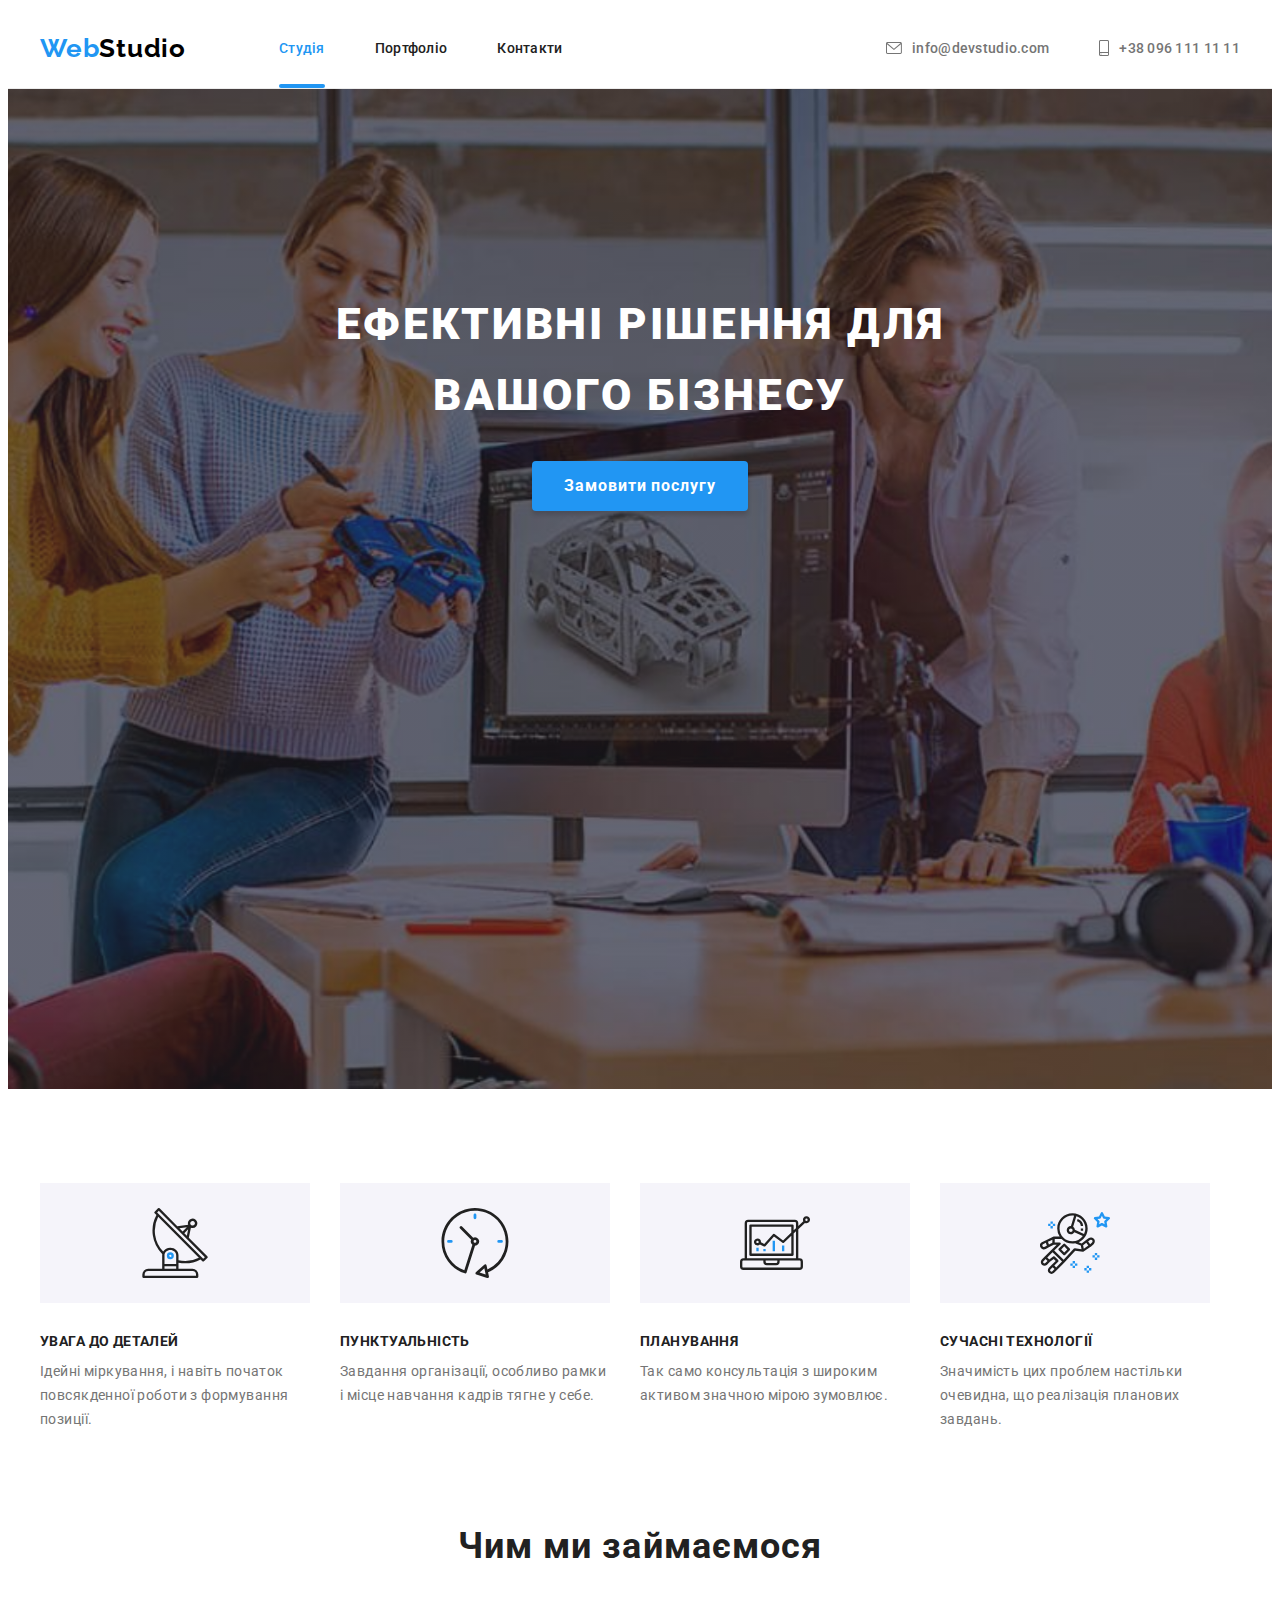
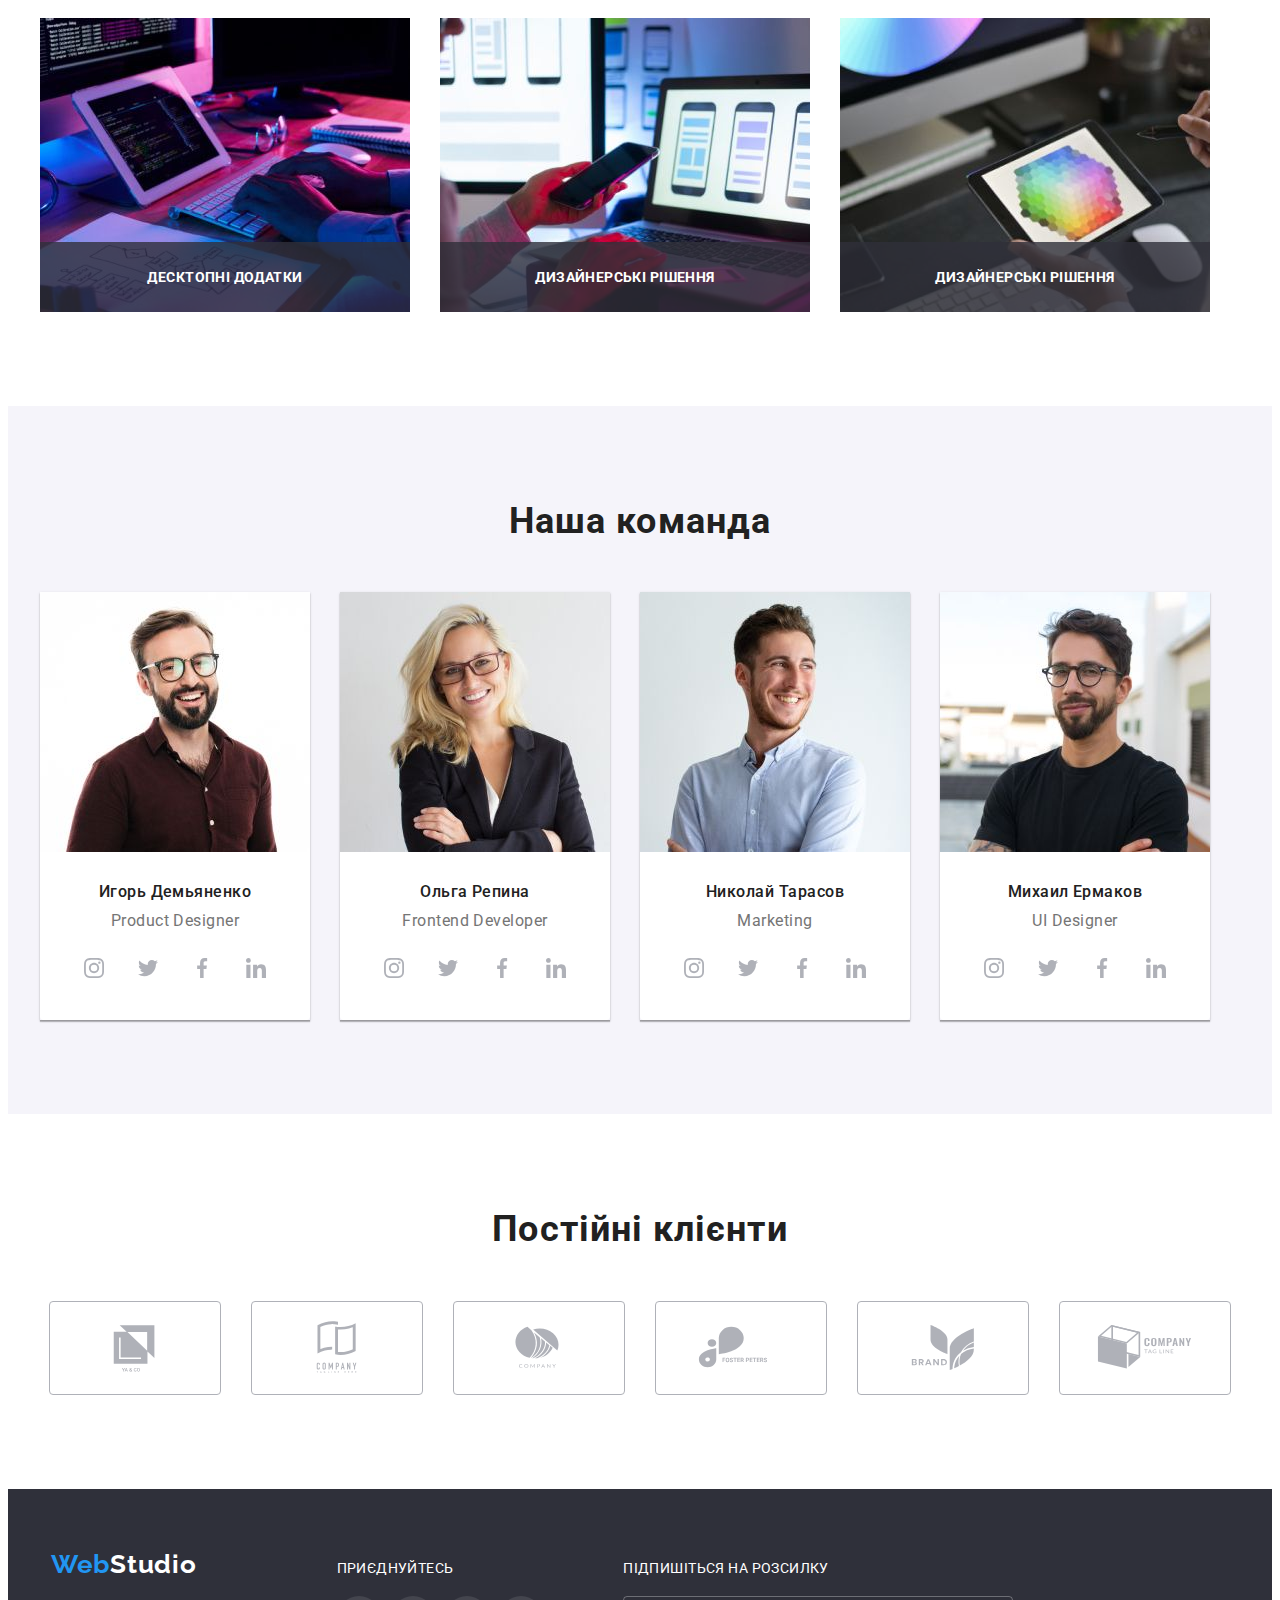
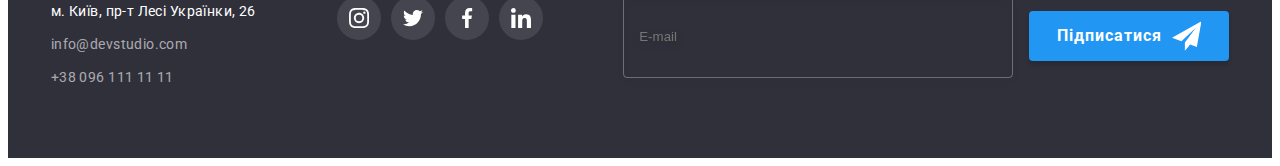
<file: index.html>
<!DOCTYPE html>
<html lang="uk">
  <head>
    <meta charset="UTF-8" />
    <meta http-equiv="X-UA-Compatible" content="IE=edge" />
    <meta name="viewport" content="width=device-width, initial-scale=1.0" />
    <title>Студія</title>
    <link rel="preconnect" href="https://fonts.googleapis.com" />
    <link rel="preconnect" href="https://fonts.gstatic.com" crossorigin />
    <link
      href="https://fonts.googleapis.com/css2?family=Raleway:wght@700&family=Roboto:wght@400;500;700;900&display=swap"
      rel="stylesheet"
    />
    <link
      rel="stylesheet"
      href="https://cdnjs.cloudflare.com/ajax/libs/modern-normalize/1.1.0/modern-normalize.min.css"
      integrity="sha512-wpPYUAdjBVSE4KJnH1VR1HeZfpl1ub8YT/NKx4PuQ5NmX2tKuGu6U/JRp5y+Y8XG2tV+wKQpNHVUX03MfMFn9Q=="
      crossorigin="anonymous"
      referrerpolicy="no-referrer"
    />
    <link rel="stylesheet" href="./css/main.min.css" />
  </head>
  <body>
    <!-- Header section-->
    <header class="header">
      <div class="container header__container">
        <a class="logo header__logo" href=""><span class="logo--accent-clr">Web</span>Studio</a>
        <button class="menu__btn" type="button" data-menu-open>
          <svg width="40" height="40">
            <use href="./images/icons.svg#menu_40px"></use>
          </svg>
        </button>
        <nav class="nav">
          <ul class="nav__list">
            <li class="nav__item">
              <a class="nav__link nav__link--current" href="">Студія</a>
            </li>
            <li class="nav__item">
              <a class="nav__link" href="./portfolio.html">Портфоліо</a>
            </li>
            <li class="nav__item">
              <a class="nav__link" href="">Контакти</a>
            </li>
          </ul>
        </nav>

        <ul class="header__contacts">
          <li class="header__item">
            <a class="header__email" href="mailto:info@devstudio.com"
              ><svg class="header__icons" width="16" height="12">
                <use href="./images/icons.svg#envelope"></use>
              </svg>
              info@devstudio.com
            </a>
          </li>

          <li class="header__item">
            <a class="header__phone" href="tel:+380961111111">
              <svg class="header__icons" width="10" height="16">
                <use href="./images/icons.svg#smartphone"></use>
              </svg>
              +38 096 111 11 11</a
            >
          </li>
        </ul>
      </div>
    </header>
    <!-- main section -->
    <main class="main">
      <!-- Hero section-->
      <section class="hero">
        <div class="container">
          <h1 class="hero__title">
            Ефективні рішення для <br />
            вашого бізнесу
          </h1>
          <button class="btn btn--blue hero__btn" type="button" data-modal-open>
            Замовити послугу
          </button>
        </div>
      </section>
      <!-- Feature section -->
      <section class="feature">
        <div class="container">
          <h2 class="section-title section-title--visually-hidden">Наші переваги</h2>
          <ul class="feature__list">
            <li class="feature__item">
              <div class="feature__thumb">
                <svg class="feature__icons" width="70" height="70">
                  <use href="./images/icons.svg#antenna"></use>
                </svg>
              </div>
              <h3 class="feature__subtitle subtitle">Увага до деталей</h3>
              <p class="feature__desc">
                Ідейні міркування, і навіть початок повсякденної роботи з формування позиції.
              </p>
            </li>

            <li class="feature__item">
              <div class="feature__thumb">
                <svg width="70" height="70">
                  <use class="feature__icons" href="./images/icons.svg#clock"></use>
                </svg>
              </div>
              <h3 class="feature__subtitle subtitle">Пунктуальність</h3>
              <p class="feature__desc">
                Завдання організації, особливо рамки і місце навчання кадрів тягне у себе.
              </p>
            </li>

            <li class="feature__item">
              <div class="feature__thumb">
                <svg class="feature__icons" width="70" height="70">
                  <use href="./images/icons.svg#diagram"></use>
                </svg>
              </div>
              <h3 class="feature__subtitle subtitle">Планування</h3>
              <p class="feature__desc">
                Так само консультація з широким активом значною мірою зумовлює.
              </p>
            </li>

            <li class="feature__item">
              <div class="feature__thumb">
                <svg class="feature__icons" width="70" height="70">
                  <use href="./images/icons.svg#astronaut"></use>
                </svg>
              </div>
              <h3 class="feature__subtitle subtitle">Сучасні технології</h3>
              <p class="feature__desc">
                Значимість цих проблем настільки очевидна, що реалізація планових завдань.
              </p>
            </li>
          </ul>
        </div>
      </section>
      <!-- services section -->
      <section class="services">
        <div class="container">
          <h2 class="section-title services__title">Чим ми займаємося</h2>

          <ul class="services__list">
            <li class="services__item">
              <img
                srcset="./images/services/img-1@1x.jpg 1x, ./images/services/img-1@2x.jpg 2x"
                class="services__foto"
                src="./images/services/img-1@1x.jpg"
                alt="розробник пише код"
                width="370"
                height="294"
              />
              <div class="services__overlay">
                <h3 class="subtitle subtitle--mode-ligth">Десктопні додатки</h3>
              </div>
            </li>

            <li class="services__item">
              <img
                srcset="./images/services/img-2@1x.jpg 1x, ./images/services/img-2@2x.jpg 2x"
                class="services__foto"
                src="./images/services/img-2@1x.jpg"
                alt="розробка мобільних додатків"
                width="370"
                height="294"
              />
              <div class="services__overlay">
                <h3 class="subtitle subtitle--mode-ligth">Дизайнерські рішення</h3>
              </div>
            </li>

            <li class="services__item">
              <img
                srcset="./images/services/img-3@1x.jpg 1x, ./images/services/img-3@2x.jpg 2x"
                class="services__foto"
                src="./images/services/img-3@1x.jpg"
                alt="веб-дизайнер підбирає колір"
                width="370"
                height="294"
              />
              <div class="services__overlay">
                <h3 class="subtitle subtitle--mode-ligth">Дизайнерські рішення</h3>
              </div>
            </li>
          </ul>
        </div>
      </section>
      <!--team section-->
      <section class="team">
        <div class="container">
          <h2 class="section-title team__title">Наша команда</h2>

          <ul class="team__list">
            <li class="team__item">
              <picture>
                <source
                  media="(min-width: 1200px)"
                  srcset="./images/team/img-1@1x_lg.jpg 1x, ./images/team/img-1@2x_lg.jpg 2x"
                  type="image/jpg"
                />
                <source
                  media="(min-width: 768px)"
                  srcset="./images/team/img-1@1x_md.jpg 1x, ./images/team/img-1@2x_md.jpg 2x"
                  type="image/jpg"
                />
                <source
                  media="(max-width: 767px)"
                  srcset="./images/team/img_1@1x_sm.jpg 1x, ./images/team/img_1@2x_sm.jpg 2x"
                  type="image/jpg"
                />
                <img
                  class="team__foto"
                  src="./images/team/proddesigner.jpg"
                  alt="Игорь Демьяненко"
                />
              </picture>
              <div class="team__wrapper">
                <h3 class="team__name">Игорь Демьяненко</h3>
                <p class="team__desc" lang="en">Product Designer</p>
                <ul class="socials team__socials">
                  <li class="socials__item">
                    <a
                      class="socials__link"
                      href=""
                      target="_blank"
                      rel="noopener noreferrer"
                      aria-label="instagram"
                    >
                      <svg class="socials__icon socials__icon--mode-light" width="20" height="20">
                        <use href="./images/icons.svg#instagram"></use>
                      </svg>
                    </a>
                  </li>
                  <li class="socials__item">
                    <a
                      class="socials__link"
                      href=""
                      target="_blank"
                      rel="noopener noreferrer"
                      aria-label="twitter"
                    >
                      <svg class="socials__icon socials__icon--mode-light" width="20" height="20">
                        <use href="./images/icons.svg#twitter"></use>
                      </svg>
                    </a>
                  </li>
                  <li class="socials__item">
                    <a
                      class="socials__link"
                      href=""
                      target="_blank"
                      rel="noopener noreferrer"
                      aria-label="facebook"
                    >
                      <svg class="socials__icon socials__icon--mode-light" width="20" height="20">
                        <use href="./images/icons.svg#facebook"></use>
                      </svg>
                    </a>
                  </li>
                  <li class="socials__item">
                    <a
                      class="socials__link"
                      href=""
                      target="_blank"
                      rel="noopener noreferrer"
                      aria-label="linkedin"
                    >
                      <svg class="socials__icon socials__icon--mode-light" width="20" height="20">
                        <use href="./images/icons.svg#linkedin"></use></svg
                    ></a>
                  </li>
                </ul>
              </div>
            </li>

            <li class="team__item">
              <picture>
                <source
                  media="(min-width: 1200px)"
                  srcset="./images/team/img-2@1x_lg.jpg 1x, ./images/team/img-2@2x_lg.jpg 2x"
                  type="image/jpg"
                />
                <source
                  media="(min-width: 768px)"
                  srcset="./images/team/img-2@1x_md.jpg 1x, ./images/team/img-2@2x_md.jpg 2x"
                  type="image/jpg"
                />
                <source
                  media="(max-width: 767px)"
                  srcset="./images/team/img-2@1x_sm.jpg 1x, ./images/team/img-2@2x_sm.jpg 2x"
                  type="image/jpg"
                />
                <img class="team__foto" src="./images/team/developer.jpg" alt="Ольга Репина" />
              </picture>

              <div class="team__wrapper">
                <h3 class="team__name">Ольга Репина</h3>
                <p class="team__desc" lang="en">Frontend Developer</p>
                <ul class="socials team__socials">
                  <li class="socials__item">
                    <a
                      class="socials__link"
                      href=""
                      target="_blank"
                      rel="noopener noreferrer"
                      aria-label="instagram"
                    >
                      <svg class="socials__icon socials__icon--mode-light" width="20" height="20">
                        <use href="./images/icons.svg#instagram"></use>
                      </svg>
                    </a>
                  </li>
                  <li class="socials__item">
                    <a
                      class="socials__link"
                      href=""
                      target="_blank"
                      rel="noopener noreferrer"
                      aria-label="twitter"
                    >
                      <svg class="socials__icon socials__icon--mode-light" width="20" height="20">
                        <use href="./images/icons.svg#twitter"></use>
                      </svg>
                    </a>
                  </li>
                  <li class="socials__item">
                    <a
                      class="socials__link"
                      href=""
                      target="_blank"
                      rel="noopener noreferrer"
                      aria-label="facebook"
                    >
                      <svg class="socials__icon socials__icon--mode-light" width="20" height="20">
                        <use href="./images/icons.svg#facebook"></use>
                      </svg>
                    </a>
                  </li>
                  <li class="socials__item">
                    <a
                      class="socials__link"
                      href=""
                      target="_blank"
                      rel="noopener noreferrer"
                      aria-label="linkedin"
                    >
                      <svg class="socials__icon socials__icon--mode-light" width="20" height="20">
                        <use href="./images/icons.svg#linkedin"></use></svg
                    ></a>
                  </li>
                </ul>
              </div>
            </li>

            <li class="team__item">
              <picture>
                <source
                  media="(min-width: 1200px)"
                  srcset="./images/team/img-3@1x_lg.jpg 1x, ./images/team/img-3@2x_lg.jpg 2x"
                  type="image/jpg"
                />
                <source
                  media="(min-width: 768px)"
                  srcset="./images/team/img-3@1x_md.jpg 1x, ./images/team/img-3@2x_md.jpg 2x"
                  type="image/jpg"
                />
                <source
                  media="(max-width: 767px)"
                  srcset="./images/team/img-3@1x_sm.jpg 1x, ./images/team/img-3@2x_sm.jpg 2x"
                  type="image/jpg"
                />
                <img class="team__foto" src="./images/team/marketing.jpg" alt="Николай Тарасов" />
              </picture>
              <div class="team__wrapper">
                <h3 class="team__name">Николай Тарасов</h3>
                <p class="team__desc" lang="en">Marketing</p>
                <ul class="socials team__socials">
                  <li class="socials__item">
                    <a
                      class="socials__link"
                      href=""
                      target="_blank"
                      rel="noopener noreferrer"
                      aria-label="instagram"
                    >
                      <svg class="socials__icon socials__icon--mode-light" width="20" height="20">
                        <use href="./images/icons.svg#instagram"></use>
                      </svg>
                    </a>
                  </li>
                  <li class="socials__item">
                    <a
                      class="socials__link"
                      href=""
                      target="_blank"
                      rel="noopener noreferrer"
                      aria-label="twitter"
                    >
                      <svg class="socials__icon socials__icon--mode-light" width="20" height="20">
                        <use href="./images/icons.svg#twitter"></use>
                      </svg>
                    </a>
                  </li>
                  <li class="socials__item">
                    <a
                      class="socials__link"
                      href=""
                      target="_blank"
                      rel="noopener noreferrer"
                      aria-label="facebook"
                    >
                      <svg class="socials__icon socials__icon--mode-light" width="20" height="20">
                        <use href="./images/icons.svg#facebook"></use>
                      </svg>
                    </a>
                  </li>
                  <li class="socials__item">
                    <a
                      class="socials__link"
                      href=""
                      target="_blank"
                      rel="noopener noreferrer"
                      aria-label="linkedin"
                    >
                      <svg class="socials__icon socials__icon--mode-light" width="20" height="20">
                        <use href="./images/icons.svg#linkedin"></use></svg
                    ></a>
                  </li>
                </ul>
              </div>
            </li>

            <li class="team__item">
              <picture>
                <source
                  media="(min-width: 1200px)"
                  srcset="./images/team/img-4@1x_lg.jpg 1x, ./images/team/img-4@2x_lg.jpg 2x"
                  type="image/jpg"
                />
                <source
                  media="(min-width: 768px)"
                  srcset="./images/team/img-4@1x_md.jpg 1x, ./images/team/img-4@2x_md.jpg 2x"
                  type="image/jpg"
                />
                <source
                  media="(max-width: 767px)"
                  srcset="./images/team/img-4@1x_sm.jpg 1x, ./images/team/img-4@2x_sm.jpg 2x"
                  type="image/jpg"
                />
                <img class="team__foto" src="./images/team/uidesigner.jpg" alt="Михаил Ермаков" />
              </picture>
              <div class="team__wrapper">
                <h3 class="team__name">Михаил Ермаков</h3>
                <p class="team__desc" lang="en">UI Designer</p>
                <ul class="socials team__socials">
                  <li class="socials__item">
                    <a
                      class="socials__link"
                      href=""
                      target="_blank"
                      rel="noopener noreferrer"
                      aria-label="instagram"
                    >
                      <svg class="socials__icon socials__icon--mode-light" width="20" height="20">
                        <use href="./images/icons.svg#instagram"></use>
                      </svg>
                    </a>
                  </li>
                  <li class="socials__item">
                    <a
                      class="socials__link"
                      href=""
                      target="_blank"
                      rel="noopener noreferrer"
                      aria-label="twitter"
                    >
                      <svg class="socials__icon socials__icon--mode-light" width="20" height="20">
                        <use href="./images/icons.svg#twitter"></use>
                      </svg>
                    </a>
                  </li>
                  <li class="socials__item">
                    <a
                      class="socials__link"
                      href=""
                      target="_blank"
                      rel="noopener noreferrer"
                      aria-label="facebook"
                    >
                      <svg class="socials__icon socials__icon--mode-light" width="20" height="20">
                        <use href="./images/icons.svg#facebook"></use>
                      </svg>
                    </a>
                  </li>
                  <li class="socials__item">
                    <a
                      class="socials__link"
                      href=""
                      target="_blank"
                      rel="noopener noreferrer"
                      aria-label="linkedin"
                    >
                      <svg class="socials__icon socials__icon--mode-light" width="20" height="20">
                        <use href="./images/icons.svg#linkedin"></use></svg
                    ></a>
                  </li>
                </ul>
              </div>
            </li>
          </ul>
        </div>
      </section>
      <!-- clients section -->
      <section class="clients">
        <div class="container">
          <h2 class="section-title clients__title">Постійні клієнти</h2>
          <ul class="clients__list">
            <li class="clients__item">
              <a
                class="clients__link"
                href=""
                target="_blank"
                rel="noopener noreferrer"
                aria-label="логотип компанії 1"
              >
                <svg class="clients__icons" width="106" height="60">
                  <use href="./images/icons.svg#logo-1"></use>
                </svg>
              </a>
            </li>
            <li class="clients__item">
              <a
                class="clients__link"
                href=""
                target="_blank"
                rel="noopener noreferrer"
                aria-label="логотип компанії 2"
              >
                <svg class="clients__icons" width="106" height="60">
                  <use href="./images/icons.svg#logo-2"></use>
                </svg>
              </a>
            </li>
            <li class="clients__item">
              <a
                class="clients__link"
                href=""
                target="_blank"
                rel="noopener noreferrer"
                aria-label="логотип компанії 3"
              >
                <svg class="clients__icons" width="106" height="60">
                  <use href="./images/icons.svg#logo-3"></use>
                </svg>
              </a>
            </li>
            <li class="clients__item">
              <a
                class="clients__link"
                href=""
                target="_blank"
                rel="noopener noreferrer"
                aria-label="логотип компанії 4"
              >
                <svg class="clients__icons" width="106" height="60">
                  <use href="./images/icons.svg#logo-4"></use>
                </svg>
              </a>
            </li>
            <li class="clients__item">
              <a
                class="clients__link"
                href=""
                target="_blank"
                rel="noopener noreferrer"
                aria-label="логотип компанії 5"
              >
                <svg class="clients__icons" width="106" height="60">
                  <use href="./images/icons.svg#logo-5"></use>
                </svg>
              </a>
            </li>
            <li class="clients__item">
              <a
                class="clients__link"
                href=""
                target="_blank"
                rel="noopener noreferrer"
                aria-label="логотип компанії 6"
              >
                <svg class="clients__icons" width="106" height="60">
                  <use href="./images/icons.svg#logo-6"></use>
                </svg>
              </a>
            </li>
          </ul>
        </div>
      </section>
    </main>
    <!-- footer section -->
    <footer class="footer">
      <div class="container footer__container">
        <div class="footer__group">
          <a class="logo footer__logo" href="./index.html">
            <span class="logo--accent-clr">Web</span>Studio
          </a>
          <address class="footer__address">
            <p class="footer__desc">м. Київ, пр-т Лесі Українки, 26</p>
            <ul class="footer__list">
              <li class="footer__item">
                <a class="link footer__email" href="mailto:info@devstudio.com"
                  >info@devstudio.com</a
                >
              </li>
              <li class="footer__item">
                <a class="link footer__phone" href="tel:+380961111111">+38 096 111 11 11</a>
              </li>
            </ul>
          </address>
        </div>
        <div class="footer__group">
          <p class="footer__subtitle subtitle subtitle--mode-ligth">приєднуйтесь</p>
          <ul class="socials">
            <li class="socials__item">
              <a
                class="socials__link socials__link--mode-dark"
                href=""
                target="_blank"
                rel="noopener noreferrer"
                aria-label="instagram"
              >
                <svg class="socials__icon socials__icon--mode-dark" width="20" height="20">
                  <use href="./images/icons.svg#instagram"></use>
                </svg>
              </a>
            </li>

            <li class="socials__item">
              <a
                class="socials__link socials__link--mode-dark"
                href=""
                target="_blank"
                rel="noopener noreferrer"
                aria-label="twitter"
              >
                <svg class="socials__icon socials__icon--mode-dark" width="20" height="20">
                  <use href="./images/icons.svg#twitter"></use>
                </svg>
              </a>
            </li>

            <li class="socials__item">
              <a
                class="socials__link socials__link--mode-dark"
                href=""
                target="_blank"
                rel="noopener noreferrer"
                aria-label="facebook"
              >
                <svg class="socials__icon socials__icon--mode-dark" width="20" height="20">
                  <use href="./images/icons.svg#facebook"></use>
                </svg>
              </a>
            </li>

            <li class="socials__item">
              <a
                class="socials__link socials__link--mode-dark"
                href=""
                target="_blank"
                rel="noopener noreferrer"
                aria-label="linkedin"
              >
                <svg class="socials__icon socials__icon--mode-dark" width="20" height="20">
                  <use href="./images/icons.svg#linkedin"></use></svg
              ></a>
            </li>
          </ul>
        </div>

        <div class="subscrib-form">
          <p class="footer__subtitle subtitle subtitle--mode-ligth">Підпишіться на розсилку</p>
          <label class="subscrib-form__label">
            <input
              class="subscrib-form__input"
              type="email"
              placeholder="E-mail"
              name="user-mail-send"
            />
          </label>
          <button class="btn btn--blue subscrib-form__btn" type="submit">
            Підписатися
            <svg class="subscrib-form__icon">
              <use href="./images/icons.svg#send"></use>
            </svg>
          </button>
        </div>
      </div>
    </footer>
    <!-- Modal window -->
    <div class="backdrop backdrop--is-hidden" data-modal>
      <div class="modal">
        <button class="btn modal__btn" type="button" data-modal-close>
          <svg class="modal__close-icon" width="11" height="11">
            <use href="./images/icons.svg#close"></use>
          </svg>
        </button>
        <form class="form">
          <strong class="form__title">Залиште свої дані, ми вам передзвонимо</strong>
          <div class="form__group" role="group">
            <label class="form__wrap">
              <span class="form__label">Ім'я</span>
              <input class="form__input" type="text" name="user-name" />
              <svg class="form__icon" width="18" height="18">
                <use href="./images/icons.svg#person-black"></use>
              </svg>
            </label>
            <label class="form__wrap">
              <span class="form__label">Телефон</span>
              <input class="form__input" type="tel" name="user-tel" />
              <svg class="form__icon" width="18" height="18">
                <use href="./images/icons.svg#phone-black"></use>
              </svg>
            </label>
            <label class="form__wrap">
              <span class="form__label">Пошта</span>
              <input class="form__input" type="email" name="user-email" />
              <svg class="form__icon" width="18" height="18">
                <use href="./images/icons.svg#email-black"></use>
              </svg>
            </label>
            <label class="form__wrap">
              <span class="form__label">Коментар</span>
              <textarea
                class="form__message"
                name="user-message"
                rows="10"
                placeholder="Введіть текст"
              ></textarea>
            </label>
          </div>
          <label class="form__agreement">
            <input
              class="form__checkbox form__checkbox--visually-hidden"
              type="checkbox"
              name="agreement"
            />
            <svg class="form__checkbox-icon" width="16" height="15">
              <use
                class="form__checkbox-icon--check"
                href="./images/icons.svg#icon-check-blue"
              ></use>
              <use class="form__checkbox-icon--uncheck" href="./images/icons.svg#nocheck"></use>
            </svg>

            <span class="form__agreement-txt"
              >Погоджуюся з розсилкою та приймаю
              <a class="form__agreement-link" href="">Умови договору</a></span
            >
          </label>
          <button class="form__btn btn btn--blue" type="submit">Відправити</button>
        </form>
      </div>
    </div>
    <!-- mobile menu -->
    <div class="mobile" data-menu>
      <div class="mobile__container">
        <button class="mobile__btn" type="button" data-menu-close>
          <svg class="mobile__close" width="40" height="40">
            <use href="./images/icons.svg#close_40px"></use>
          </svg>
        </button>
        <ul class="mobile__nav">
          <li class="mobile__item">
            <a class="mobile__link mobile__link--current" href="">Студія</a>
          </li>
          <li class="mobile__item">
            <a class="mobile__link" href="./portfolio.html">Портфоліо</a>
          </li>
          <li class="mobile__item"><a class="mobile__link" href="">Контакти</a></li>
        </ul>
        <ul class="mobile__contacts">
          <li class="mobile__item">
            <a class="mobile__phone" href="tel:+380961111111">+38 096 111 11 11</a>
          </li>
          <li class="mobile__item">
            <a class="mobile__email" href="mailto:info@devstudio.com">info@devstudio.com</a>
          </li>
        </ul>
        <ul class="mobile__list mobile__socials-list">
          <li class="mobile__socials-item">
            <a class="mobile__socials-link" href="">Instagram</a>
          </li>
          <li class="mobile__socials-item">
            <a class="mobile__socials-link" href="">Twitter</a>
          </li>
          <li class="mobile__socials-item">
            <a class="mobile__socials-link" href="">Facebook</a>
          </li>
          <li class="mobile__socials-item">
            <a class="mobile__socials-link" href="">LinkedIn</a>
          </li>
        </ul>
      </div>
    </div>
    <script src="./js/menu.js"></script>
    <script src="./js/modal.js"></script>
  </body>
</html>
</file>
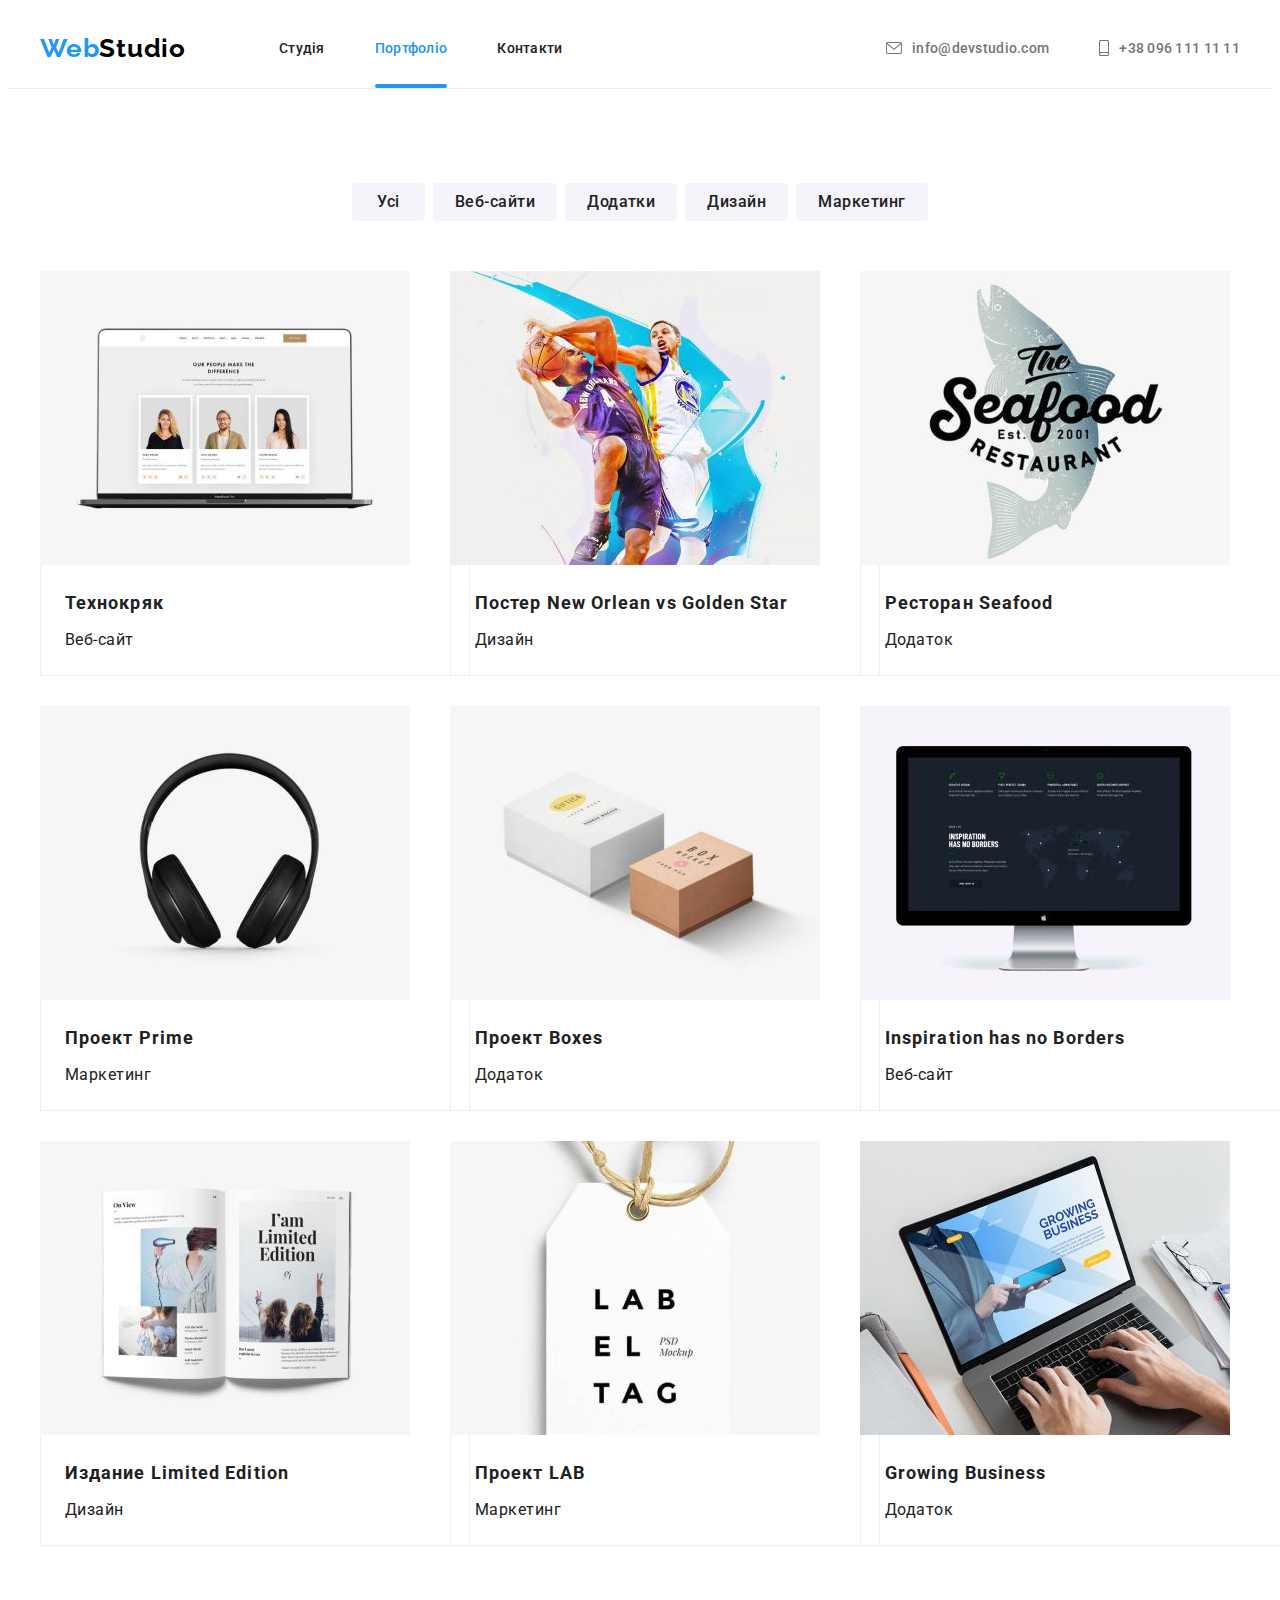
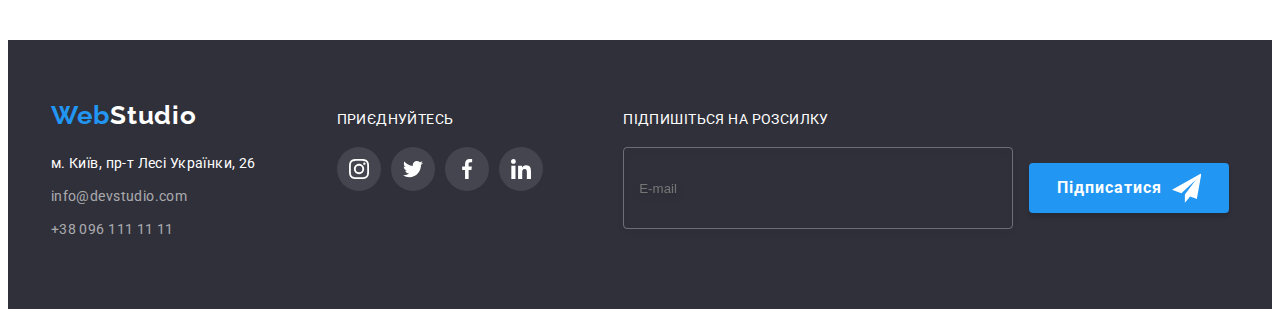
<file: portfolio.html>
<!DOCTYPE html>
<html lang="ru">
  <head>
    <meta charset="UTF-8" />
    <meta http-equiv="X-UA-Compatible" content="IE=edge" />
    <meta name="viewport" content="width=device-width, initial-scale=1.0" />
    <title>Портфоліо</title>
    <link rel="preconnect" href="https://fonts.googleapis.com" />
    <link rel="preconnect" href="https://fonts.gstatic.com" crossorigin />
    <link
      href="https://fonts.googleapis.com/css2?family=Raleway:wght@700&family=Roboto:wght@400;500;700;900&display=swap"
      rel="stylesheet"
    />
    <link
      rel="stylesheet"
      href="https://cdnjs.cloudflare.com/ajax/libs/modern-normalize/1.1.0/modern-normalize.min.css"
      integrity="sha512-wpPYUAdjBVSE4KJnH1VR1HeZfpl1ub8YT/NKx4PuQ5NmX2tKuGu6U/JRp5y+Y8XG2tV+wKQpNHVUX03MfMFn9Q=="
      crossorigin="anonymous"
      referrerpolicy="no-referrer"
    />
    <link rel="stylesheet" href="./css/main.min.css" />
  </head>
  <body>
    <!-- Header section-->
    <header class="header">
      <div class="container header__container">
        <a class="logo header__logo" href=""><span class="logo--accent-clr">Web</span>Studio</a>
        <button class="menu__btn" type="button" data-menu-open>
          <svg width="40" height="40">
            <use href="./images/icons.svg#menu_40px"></use>
          </svg>
        </button>
        <!-- header navigation -->
        <nav class="nav">
          <ul class="nav__list">
            <li class="nav__item">
              <a class="nav__link" href="./index.html">Студія</a>
            </li>
            <li class="nav__item">
              <a class="nav__link nav__link--current" href="">Портфоліо</a>
            </li>
            <li class="nav__item">
              <a class="nav__link" href="">Контакти</a>
            </li>
          </ul>
        </nav>
        <!-- header auth -->
        <ul class="header__contacts">
          <li class="header__item">
            <a class="header__email" href="mailto:info@devstudio.com"
              ><svg class="header__icons" width="16" height="12">
                <use href="./images/icons.svg#envelope"></use>
              </svg>
              info@devstudio.com</a
            >
          </li>

          <li class="header__item">
            <a class="header__phone" href="tel:+380961111111">
              <svg class="header__icons" width="10" height="16">
                <use href="./images/icons.svg#smartphone"></use>
              </svg>
              +38 096 111 11 11</a
            >
          </li>
        </ul>
      </div>
    </header>
    <!-- main section -->
    <main class="main">
      <!-- Portfolio section -->
      <section class="portfolio">
        <div class="container">
          <h1 class="section-title section-title--visually-hidden">Портфоліо</h1>
          <!-- Filter portfolio -->
          <ul class="filter filter--bottom">
            <li class="filter__item">
              <button class="btn filter__btn filter__btn--padding" type="button">Усі</button>
            </li>
            <li class="filter__item">
              <button class="btn filter__btn" type="button">Веб-сайти</button>
            </li>
            <li class="filter__item">
              <button class="btn filter__btn" type="button">Додатки</button>
            </li>
            <li class="filter__item">
              <button class="btn filter__btn" type="button">Дизайн</button>
            </li>
            <li class="filter__item">
              <button class="btn filter__btn" type="button">Маркетинг</button>
            </li>
          </ul>
          <!-- portfolio list -->
          <ul class="card-set">
            <li class="card-set__item">
              <a class="card-set__card" href="">
                <div class="card-set__picture">
                  <picture>
                    <source
                      media="(min-width: 1200px)"
                      srcset="
                        ./images/portfolio/img-1@1x_lg.jpg 1x,
                        ./images/portfolio/img-1@2x_lg.jpg 2x
                      "
                      type="image/jpg"
                    />
                    <source
                      media="(min-width: 768px)"
                      srcset="
                        ./images/portfolio/img-1@1x_md.jpg 1x,
                        ./images/portfolio/img-1@2x_md.jpg 2x
                      "
                      type="image/jpg"
                    />
                    <source
                      media="(max-width: 767px)"
                      srcset="
                        ./images/portfolio/img-1@1x_sm.jpg 1x,
                        ./images/portfolio/img-1@2x_sm.jpg 2x
                      "
                      type="image/jpg"
                    />
                    <img
                      class="card-set__img"
                      src="./images/portfolio/img-1@1x_sm.jpg"
                      alt="веб-сайт технокряк"
                    />
                  </picture>
                  <div class="card-set__overlay">
                    <p class="card-set__txt">
                      Ресурс пропонує комплексні пропозиції з різним рівнем функціоналу та сервісів.
                      Все це дозволить відвідувачу отримати вичерпні відомості про компанію чи
                      приватну особу.
                    </p>
                  </div>
                </div>
                <div class="card-set__content">
                  <h2 class="card-set__title">Технокряк</h2>
                  <p class="card-set__desc">Веб-сайт</p>
                </div>
              </a>
            </li>

            <li class="card-set__item">
              <a class="card-set__card" href="">
                <div class="card-set__picture">
                  <picture>
                    <source
                      media="(min-width: 1200px)"
                      srcset="
                        ./images/portfolio/img-2@1x_lg.jpg 1x,
                        ./images/portfolio/img-2@2x_lg.jpg 2x
                      "
                      type="image/jpg"
                    />
                    <source
                      media="(min-width: 768px)"
                      srcset="
                        ./images/portfolio/img-2@1x_md.jpg 1x,
                        ./images/portfolio/img-2@2x_md.jpg 2x
                      "
                      type="image/jpg"
                    />
                    <source
                      media="(max-width: 767px)"
                      srcset="
                        ./images/portfolio/img-2@1x_sm.jpg 1x,
                        ./images/portfolio/img-2@2x_sm.jpg 2x
                      "
                      type="image/jpg"
                    />
                    <img
                      class="card-set__img"
                      src="./images/portfolio/img-2@1x_sm.jpg"
                      alt="Постер New Orlean vs Golden Star"
                    />
                  </picture>
                  <div class="card-set__overlay">
                    <p class="card-set__txt">
                      Ресурс пропонує комплексні пропозиції з різним рівнем функціоналу та сервісів.
                      Все це дозволить відвідувачу отримати вичерпні відомості про компанію чи
                      приватну особу.
                    </p>
                  </div>
                </div>

                <div class="card-set__content">
                  <h2 class="card-set__title">
                    Постер <span lang="en">New Orlean vs Golden Star </span>
                  </h2>
                  <p class="card-set__desc">Дизайн</p>
                </div>
              </a>
            </li>

            <li class="card-set__item">
              <a href="" class="card-set__card">
                <div class="card-set__picture">
                  <picture>
                    <source
                      media="(min-width: 1200px)"
                      srcset="
                        ./images/portfolio/img-3@1x_lg.jpg 1x,
                        ./images/portfolio/img-3@2x_lg.jpg 2x
                      "
                      type="image/jpg"
                    />
                    <source
                      media="(min-width: 768px)"
                      srcset="
                        ./images/portfolio/img-3@1x_md.jpg 1x,
                        ./images/portfolio/img-3@2x_md.jpg 2x
                      "
                      type="image/jpg"
                    />
                    <source
                      media="(max-width: 767px)"
                      srcset="
                        ./images/portfolio/img-3@1x_sm.jpg 1x,
                        ./images/portfolio/img-3@2x_sm.jpg 2x
                      "
                      type="image/jpg"
                    />
                    <img
                      class="card-set__img"
                      src="./images/portfolio/img-3@1x_sm.jpg"
                      alt="Приложение ресторана Seafood"
                    />
                  </picture>
                  <div class="card-set__overlay">
                    <p class="card-set__txt">
                      Ресурс пропонує комплексні пропозиції з різним рівнем функціоналу та сервісів.
                      Все це дозволить відвідувачу отримати вичерпні відомості про компанію чи
                      приватну особу.
                    </p>
                  </div>
                </div>
                <div class="card-set__content">
                  <h2 class="card-set__title">Ресторан <span lang="en">Seafood</span></h2>
                  <p class="card-set__desc">Додаток</p>
                </div>
              </a>
            </li>

            <li class="card-set__item">
              <a href="" class="card-set__card">
                <div class="card-set__picture">
                  <picture>
                    <source
                      media="(min-width: 1200px)"
                      srcset="
                        ./images/portfolio/img-4@1x_lg.jpg 1x,
                        ./images/portfolio/img-4@2x_lg.jpg 2x
                      "
                      type="image/jpg"
                    />
                    <source
                      media="(min-width: 768px)"
                      srcset="
                        ./images/portfolio/img-4@1x_md.jpg 1x,
                        ./images/portfolio/img-4@2x_md.jpg 2x
                      "
                      type="image/jpg"
                    />
                    <source
                      media="(max-width: 767px)"
                      srcset="
                        ./images/portfolio/img-4@1x_sm.jpg 1x,
                        ./images/portfolio/img-4@2x_sm.jpg 2x
                      "
                      type="image/jpg"
                    />
                    <img
                      class="card-set__img"
                      src="./images/portfolio/img-4@1x_sm.jpg"
                      alt="Проект Prime"
                    />
                  </picture>
                  <div class="card-set__overlay">
                    <p class="card-set__txt">
                      Ресурс пропонує комплексні пропозиції з різним рівнем функціоналу та сервісів.
                      Все це дозволить відвідувачу отримати вичерпні відомості про компанію чи
                      приватну особу.
                    </p>
                  </div>
                </div>

                <div class="card-set__content">
                  <h2 class="card-set__title">Проект <span lang="en">Prime</span></h2>
                  <p class="card-set__desc">Маркетинг</p>
                </div>
              </a>
            </li>

            <li class="card-set__item">
              <a href="" class="card-set__card">
                <div class="card-set__picture">
                  <picture>
                    <source
                      media="(min-width: 1200px)"
                      srcset="
                        ./images/portfolio/img-5@1x_lg.jpg 1x,
                        ./images/portfolio/img-5@2x_lg.jpg 2x
                      "
                      type="image/jpg"
                    />
                    <source
                      media="(min-width: 768px)"
                      srcset="
                        ./images/portfolio/img-5@1x_md.jpg 1x,
                        ./images/portfolio/img-5@2x_md.jpg 2x
                      "
                      type="image/jpg"
                    />
                    <source
                      media="(max-width: 767px)"
                      srcset="
                        ./images/portfolio/img-5@1x_sm.jpg 1x,
                        ./images/portfolio/img-5@2x_sm.jpg 2x
                      "
                      type="image/jpg"
                    />
                    <img
                      class="card-set__jpg"
                      src="./images/portfolio/img-5@1x_sm.jpg"
                      alt="Проект Boxes"
                    />
                  </picture>
                  <div class="card-set__overlay">
                    <p class="card-set__txt">
                      Ресурс пропонує комплексні пропозиції з різним рівнем функціоналу та сервісів.
                      Все це дозволить відвідувачу отримати вичерпні відомості про компанію чи
                      приватну особу.
                    </p>
                  </div>
                </div>

                <div class="card-set__content">
                  <h2 class="card-set__title">Проект <span>Boxes</span></h2>
                  <p class="card-set__desc">Додаток</p>
                </div>
              </a>
            </li>

            <li class="card-set__item">
              <a href="" class="card-set__card">
                <div class="card-set__picture">
                  <picture>
                    <source
                      media="(min-width: 1200px)"
                      srcset="
                        ./images/portfolio/img-6@1x_lg.jpg 1x,
                        ./images/portfolio/img-6@2x_lg.jpg 2x
                      "
                      type="image/jpg"
                    />
                    <source
                      media="(min-width: 768px)"
                      srcset="
                        ./images/portfolio/img-6@1x_md.jpg 1x,
                        ./images/portfolio/img-6@2x_md.jpg 2x
                      "
                      type="image/jpg"
                    />
                    <source
                      media="(max-width: 767px)"
                      srcset="
                        ./images/portfolio/img-6@1x_sm.jpg 1x,
                        ./images/portfolio/img-6@2x_sm.jpg 2x
                      "
                      type="image/jpg"
                    />
                    <img
                      class="card-set__jpg"
                      src="./images/portfolio/img-6@1x_sm.jpg"
                      alt="Веб-сайт Inspiration has no Borders"
                    />
                  </picture>
                  <div class="card-set__overlay">
                    <p class="card-set__txt">
                      Ресурс пропонує комплексні пропозиції з різним рівнем функціоналу та сервісів.
                      Все це дозволить відвідувачу отримати вичерпні відомості про компанію чи
                      приватну особу.
                    </p>
                  </div>
                </div>

                <div class="card-set__content">
                  <h2 class="card-set__title" lang="en">Inspiration has no Borders</h2>
                  <p class="card-set__desc">Веб-сайт</p>
                </div>
              </a>
            </li>

            <li class="card-set__item">
              <a href="" class="card-set__card">
                <div class="card-set__picture">
                  <picture>
                    <source
                      media="(min-width: 1200px)"
                      srcset="
                        ./images/portfolio/img-7@1x_lg.jpg 1x,
                        ./images/portfolio/img-7@2x_lg.jpg 2x
                      "
                      type="image/jpg"
                    />
                    <source
                      media="(min-width: 768px)"
                      srcset="
                        ./images/portfolio/img-7@1x_md.jpg 1x,
                        ./images/portfolio/img-7@2x_md.jpg 2x
                      "
                      type="image/jpg"
                    />
                    <source
                      media="(max-width: 767px)"
                      srcset="
                        ./images/portfolio/img-7@1x_sm.jpg 1x,
                        ./images/portfolio/img-7@2x_sm.jpg 2x
                      "
                      type="image/jpg"
                    />
                    <img
                      class="card-set__ipg"
                      src="./images/portfolio/img-7@1x_sm.jpg"
                      alt="дизайн издания Limited Edition"
                    />
                  </picture>
                  <div class="card-set__overlay">
                    <p class="card-set__txt">
                      Ресурс пропонує комплексні пропозиції з різним рівнем функціоналу та сервісів.
                      Все це дозволить відвідувачу отримати вичерпні відомості про компанію чи
                      приватну особу.
                    </p>
                  </div>
                </div>

                <div class="card-set__content">
                  <h2 class="card-set__title">Издание <span lang="en">Limited Edition</span></h2>
                  <p class="card-set__desc">Дизайн</p>
                </div>
              </a>
            </li>

            <li class="card-set__item">
              <a href="" class="card-set__card">
                <div class="card-set__picture">
                  <picture>
                    <source
                      media="(min-width: 1200px)"
                      srcset="
                        ./images/portfolio/img-8@1x_lg.jpg 1x,
                        ./images/portfolio/img-8@2x_lg.jpg 2x
                      "
                      type="image/jpg"
                    />
                    <source
                      media="(min-width: 768px)"
                      srcset="
                        ./images/portfolio/img-8@1x_md.jpg 1x,
                        ./images/portfolio/img-8@2x_md.jpg 2x
                      "
                      type="image/jpg"
                    />
                    <source
                      media="(max-width: 767px)"
                      srcset="
                        ./images/portfolio/img-8@1x_sm.jpg 1x,
                        ./images/portfolio/img-8@2x_sm.jpg 2x
                      "
                      type="image/jpg"
                    />
                    <img
                      class="card-set__ipg"
                      src="./images/portfolio/img-8@1x_sm.jpg"
                      alt="Проект LAB"
                    />
                  </picture>
                  <div class="card-set__overlay">
                    <p class="card-set__txt">
                      Ресурс пропонує комплексні пропозиції з різним рівнем функціоналу та сервісів.
                      Все це дозволить відвідувачу отримати вичерпні відомості про компанію чи
                      приватну особу.
                    </p>
                  </div>
                </div>

                <div class="card-set__content">
                  <h2 class="card-set__title">Проект <span lang="en">LAB</span></h2>
                  <p class="card-set__desc">Маркетинг</p>
                </div>
              </a>
            </li>

            <li class="card-set__item">
              <a href="" class="card-set__card">
                <div class="card-set__picture">
                  <picture>
                    <source
                      media="(min-width: 1200px)"
                      srcset="
                        ./images/portfolio/img-9@1x_lg.jpg 1x,
                        ./images/portfolio/img-9@2x_lg.jpg 2x
                      "
                      type="image/jpg"
                    />
                    <source
                      media="(min-width: 768px)"
                      srcset="
                        ./images/portfolio/img-9@1x_md.jpg 1x,
                        ./images/portfolio/img-9@2x_md.jpg 2x
                      "
                      type="image/jpg"
                    />
                    <source
                      media="(max-width: 767px)"
                      srcset="
                        ./images/portfolio/img-9@1x_sm.jpg 1x,
                        ./images/portfolio/img-9@2x_sm.jpg 2x
                      "
                      type="image/jpg"
                    />
                    <img
                      class="card-set__ipg"
                      src="./images/portfolio/img-9@1x_sm.jpg"
                      alt="Приложение Growing Business"
                    />
                  </picture>
                  <div class="card-set__overlay">
                    <p class="card-set__txt">
                      Ресурс пропонує комплексні пропозиції з різним рівнем функціоналу та сервісів.
                      Все це дозволить відвідувачу отримати вичерпні відомості про компанію чи
                      приватну особу.
                    </p>
                  </div>
                </div>

                <div class="card-set__content">
                  <h2 class="card-set__title" lang="en">Growing Business</h2>
                  <p class="card-set__desc">Додаток</p>
                </div>
              </a>
            </li>
          </ul>
        </div>
      </section>
    </main>
    <!-- footer section -->
    <footer class="footer">
      <div class="container footer__container">
        <div class="footer__group">
          <a class="logo footer__logo" href="./index.html">
            <span class="logo--accent-clr">Web</span>Studio
          </a>
          <address class="footer__address">
            <p class="footer__desc">м. Київ, пр-т Лесі Українки, 26</p>
            <ul class="footer__list">
              <li class="footer__item">
                <a class="footer__email" href="mailto:info@devstudio.com">info@devstudio.com</a>
              </li>
              <li class="footer__item">
                <a class="footer__phone" href="tel:+380961111111">+38 096 111 11 11</a>
              </li>
            </ul>
          </address>
        </div>
        <div class="footer__group">
          <p class="footer__subtitle subtitle subtitle--mode-ligth">приєднуйтесь</p>
          <ul class="socials">
            <li class="socials__item">
              <a
                class="socials__link socials__link--mode-dark"
                href=""
                target="_blank"
                rel="noopener noreferrer"
                aria-label="instagram"
              >
                <svg class="socials__icon socials__icon--mode-dark" width="20" height="20">
                  <use href="./images/icons.svg#instagram"></use>
                </svg>
              </a>
            </li>

            <li class="socials__item">
              <a
                class="socials__link socials__link--mode-dark"
                href=""
                target="_blank"
                rel="noopener noreferrer"
                aria-label="twitter"
              >
                <svg class="socials__icon socials__icon--mode-dark" width="20" height="20">
                  <use href="./images/icons.svg#twitter"></use>
                </svg>
              </a>
            </li>

            <li class="socials__item">
              <a
                class="socials__link socials__link--mode-dark"
                href=""
                target="_blank"
                rel="noopener noreferrer"
                aria-label="facebook"
              >
                <svg class="socials__icon socials__icon--mode-dark" width="20" height="20">
                  <use href="./images/icons.svg#facebook"></use>
                </svg>
              </a>
            </li>

            <li class="socials__item">
              <a
                class="socials__link socials__link--mode-dark"
                href=""
                target="_blank"
                rel="noopener noreferrer"
                aria-label="linkedin"
              >
                <svg class="socials__icon socials__icon--mode-dark" width="20" height="20">
                  <use href="./images/icons.svg#linkedin"></use></svg
              ></a>
            </li>
          </ul>
        </div>
        <div class="subscrib-form">
          <p class="footer__subtitle subtitle subtitle--mode-ligth">Підпишіться на розсилку</p>
          <label class="subscrib-form__label">
            <input
              class="subscrib-form__input"
              type="email"
              placeholder="E-mail"
              name="user-mail-send"
            />
          </label>
          <button class="btn btn--blue subscrib-form__btn" type="submit">
            Підписатися
            <svg class="subscrib-form__icon">
              <use href="./images/icons.svg#send"></use>
            </svg>
          </button>
        </div>
      </div>
    </footer>
    <!-- mobile menu -->
    <div class="mobile" data-menu>
      <div class="mobile__container">
        <button class="mobile__btn" type="button" data-menu-close>
          <svg class="mobile__close" width="40" height="40">
            <use href="./images/icons.svg#close_40px"></use>
          </svg>
        </button>
        <ul class="mobile__nav">
          <li class="mobile__item">
            <a class="mobile__link" href="./index.html">Студія</a>
          </li>
          <li class="mobile__item">
            <a class="mobile__link mobile__link--current" href="./portfolio.html">Портфоліо</a>
          </li>
          <li class="mobile__item"><a class="mobile__link" href="">Контакти</a></li>
        </ul>
        <ul class="mobile__contacts">
          <li class="mobile__item">
            <a class="mobile__phone" href="tel:+380961111111">+38 096 111 11 11</a>
          </li>
          <li class="mobile__item">
            <a class="mobile__email" href="mailto:info@devstudio.com">info@devstudio.com</a>
          </li>
        </ul>
        <ul class="mobile__list mobile__socials-list">
          <li class="mobile__socials-item">
            <a class="mobile__socials-link" href="">Instagram</a>
          </li>
          <li class="mobile__socials-item">
            <a class="mobile__socials-link" href="">Twitter</a>
          </li>
          <li class="mobile__socials-item">
            <a class="mobile__socials-link" href="">Facebook</a>
          </li>
          <li class="mobile__socials-item">
            <a class="mobile__socials-link" href="">LinkedIn</a>
          </li>
        </ul>
      </div>
    </div>
    <script src="./js/menu.js"></script>
  </body>
</html>
</file>
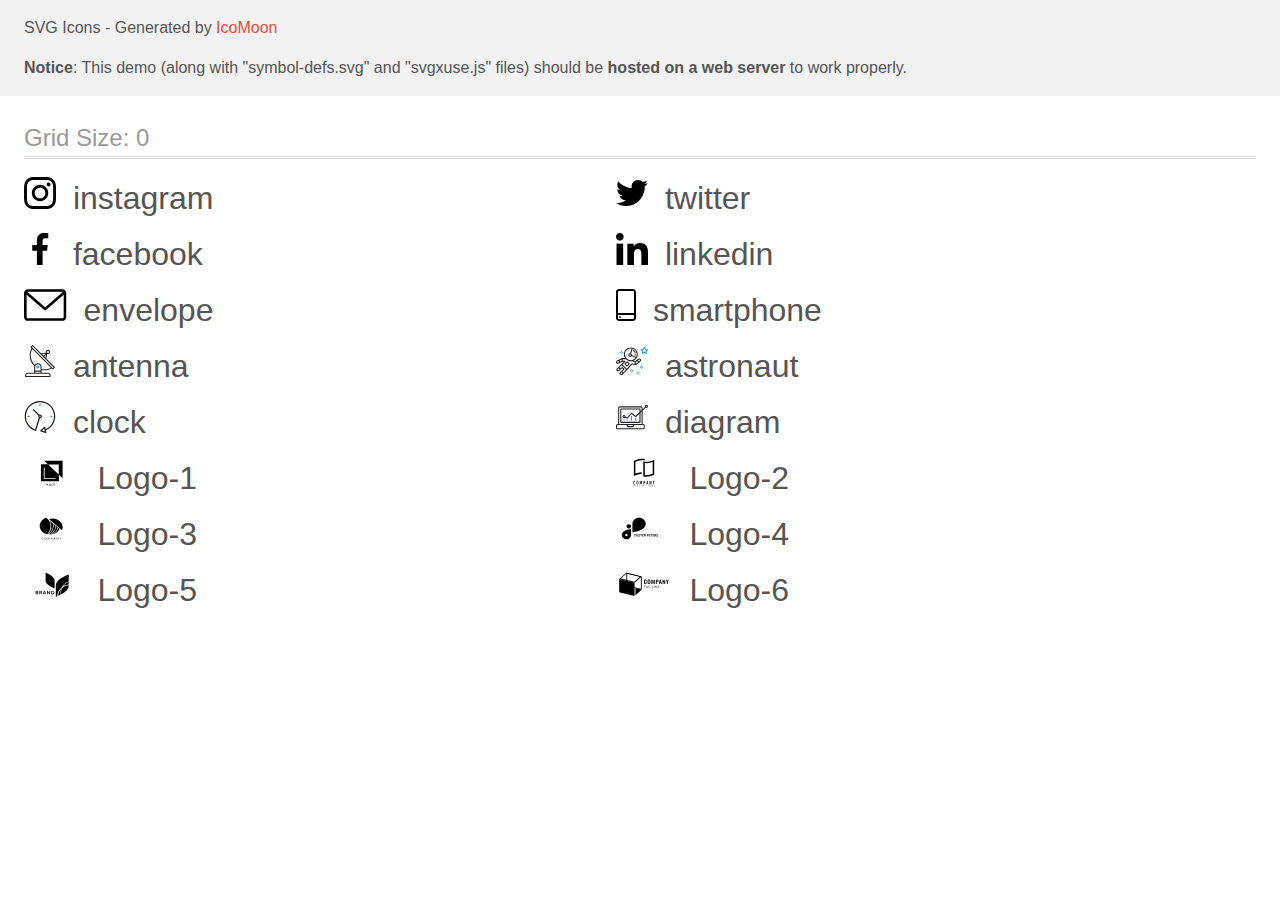
<file: images/icons/icomoon/demo-external-svg.html>
<!doctype html>
<html>
<head>
    <title>IcoMoon - SVG Icons</title>
    <meta charset="utf-8">
    <meta name="viewport" content="width=device-width, initial-scale=1">
    <link rel="stylesheet" href="demo-files/demo.css">
    <link rel="stylesheet" href="style.css">
</head>
<body>
<header class="bgc1 clearfix">
<div class="mhl">
    <p>SVG Icons - Generated by <a href="https://icomoon.io/app">IcoMoon</a></p><p><strong>Notice</strong>: This demo (along with "symbol-defs.svg" and "svgxuse.js" files) should be <b>hosted on a web server</b> to work properly.</p>
</div>
</header>
    <div class="clearfix mhl ptl">
        <h1 class="mvm mtn fgc1">Grid Size: 0</h1>
        <div class="glyph fs1">
            <div class="clearfix pbs">
                <svg class="icon instagram"><use xlink:href="symbol-defs.svg#instagram"></use></svg><span class="name"> instagram</span>
            </div>
        </div>
        <div class="glyph fs1">
            <div class="clearfix pbs">
                <svg class="icon twitter"><use xlink:href="symbol-defs.svg#twitter"></use></svg><span class="name"> twitter</span>
            </div>
        </div>
        <div class="glyph fs1">
            <div class="clearfix pbs">
                <svg class="icon facebook"><use xlink:href="symbol-defs.svg#facebook"></use></svg><span class="name"> facebook</span>
            </div>
        </div>
        <div class="glyph fs1">
            <div class="clearfix pbs">
                <svg class="icon linkedin"><use xlink:href="symbol-defs.svg#linkedin"></use></svg><span class="name"> linkedin</span>
            </div>
        </div>
        <div class="glyph fs1">
            <div class="clearfix pbs">
                <svg class="icon envelope"><use xlink:href="symbol-defs.svg#envelope"></use></svg><span class="name"> envelope</span>
            </div>
        </div>
        <div class="glyph fs1">
            <div class="clearfix pbs">
                <svg class="icon smartphone"><use xlink:href="symbol-defs.svg#smartphone"></use></svg><span class="name"> smartphone</span>
            </div>
        </div>
        <div class="glyph fs1">
            <div class="clearfix pbs">
                <svg class="icon antenna"><use xlink:href="symbol-defs.svg#antenna"></use></svg><span class="name"> antenna</span>
            </div>
        </div>
        <div class="glyph fs1">
            <div class="clearfix pbs">
                <svg class="icon astronaut"><use xlink:href="symbol-defs.svg#astronaut"></use></svg><span class="name"> astronaut</span>
            </div>
        </div>
        <div class="glyph fs1">
            <div class="clearfix pbs">
                <svg class="icon clock"><use xlink:href="symbol-defs.svg#clock"></use></svg><span class="name"> clock</span>
            </div>
        </div>
        <div class="glyph fs1">
            <div class="clearfix pbs">
                <svg class="icon diagram"><use xlink:href="symbol-defs.svg#diagram"></use></svg><span class="name"> diagram</span>
            </div>
        </div>
        <div class="glyph fs1">
            <div class="clearfix pbs">
                <svg class="icon Logo-1"><use xlink:href="symbol-defs.svg#Logo-1"></use></svg><span class="name"> Logo-1</span>
            </div>
        </div>
        <div class="glyph fs1">
            <div class="clearfix pbs">
                <svg class="icon Logo-2"><use xlink:href="symbol-defs.svg#Logo-2"></use></svg><span class="name"> Logo-2</span>
            </div>
        </div>
        <div class="glyph fs1">
            <div class="clearfix pbs">
                <svg class="icon Logo-3"><use xlink:href="symbol-defs.svg#Logo-3"></use></svg><span class="name"> Logo-3</span>
            </div>
        </div>
        <div class="glyph fs1">
            <div class="clearfix pbs">
                <svg class="icon Logo-4"><use xlink:href="symbol-defs.svg#Logo-4"></use></svg><span class="name"> Logo-4</span>
            </div>
        </div>
        <div class="glyph fs1">
            <div class="clearfix pbs">
                <svg class="icon Logo-5"><use xlink:href="symbol-defs.svg#Logo-5"></use></svg><span class="name"> Logo-5</span>
            </div>
        </div>
        <div class="glyph fs1">
            <div class="clearfix pbs">
                <svg class="icon Logo-6"><use xlink:href="symbol-defs.svg#Logo-6"></use></svg><span class="name"> Logo-6</span>
            </div>
        </div>
  </div>
<script defer src="svgxuse.js"></script>
</body>
</html>
</file>
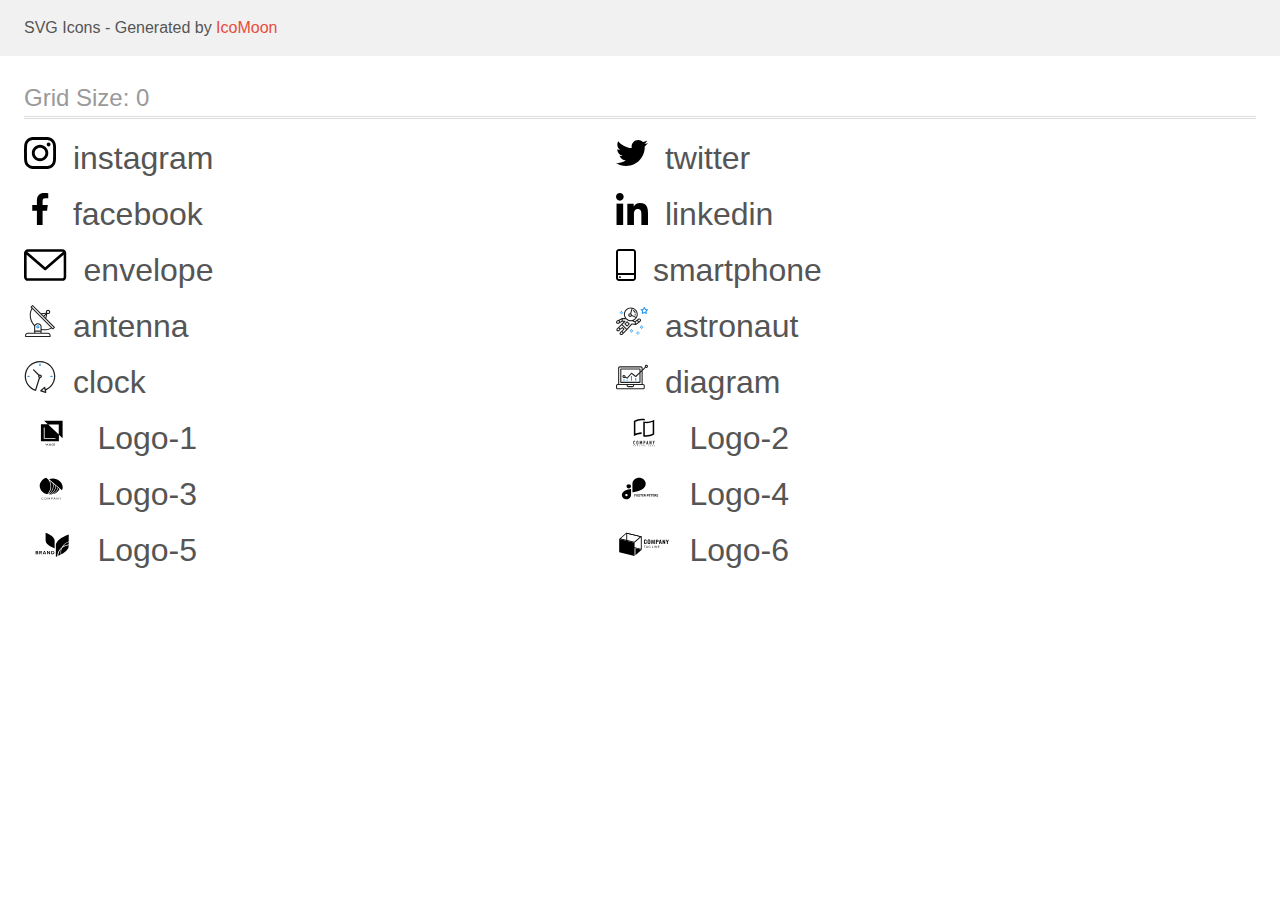
<file: images/icons/icomoon/demo.html>
<!doctype html>
<html>
<head>
    <title>IcoMoon - SVG Icons</title>
    <meta charset="utf-8">
    <meta name="viewport" content="width=device-width, initial-scale=1">
    <link rel="stylesheet" href="demo-files/demo.css">
    <link rel="stylesheet" href="style.css">
</head>
<body>
<svg aria-hidden="true" style="position: absolute; width: 0; height: 0; overflow: hidden;" version="1.1" xmlns="http://www.w3.org/2000/svg" xmlns:xlink="http://www.w3.org/1999/xlink">
<defs>
<symbol id="instagram" viewBox="0 0 32 32">
<path d="M31.969 9.408c-0.075-1.7-0.35-2.869-0.744-3.882-0.406-1.075-1.032-2.038-1.851-2.838-0.8-0.813-1.769-1.444-2.832-1.844-1.019-0.394-2.182-0.669-3.882-0.744-1.713-0.081-2.257-0.1-6.601-0.1s-4.888 0.019-6.595 0.094c-1.7 0.075-2.869 0.35-3.882 0.744-1.075 0.406-2.038 1.031-2.838 1.85-0.813 0.8-1.444 1.769-1.844 2.832-0.394 1.019-0.669 2.182-0.744 3.882-0.081 1.713-0.1 2.257-0.1 6.601s0.019 4.888 0.094 6.595c0.075 1.7 0.35 2.869 0.744 3.882 0.406 1.075 1.038 2.038 1.85 2.838 0.8 0.813 1.769 1.444 2.832 1.844 1.019 0.394 2.182 0.669 3.882 0.744 1.706 0.075 2.25 0.094 6.595 0.094s4.888-0.019 6.595-0.094c1.7-0.075 2.869-0.35 3.882-0.744 2.151-0.832 3.851-2.532 4.682-4.682 0.394-1.019 0.669-2.182 0.744-3.882 0.075-1.707 0.094-2.251 0.094-6.595s-0.006-4.888-0.081-6.595zM29.087 22.473c-0.069 1.563-0.331 2.407-0.55 2.969-0.538 1.394-1.644 2.5-3.038 3.038-0.563 0.219-1.413 0.481-2.969 0.55-1.688 0.075-2.194 0.094-6.464 0.094s-4.782-0.019-6.464-0.094c-1.563-0.069-2.407-0.331-2.969-0.55-0.694-0.256-1.325-0.663-1.838-1.194-0.531-0.519-0.938-1.144-1.194-1.838-0.219-0.563-0.481-1.413-0.55-2.969-0.075-1.688-0.094-2.194-0.094-6.464s0.019-4.782 0.094-6.464c0.069-1.563 0.331-2.407 0.55-2.969 0.256-0.694 0.663-1.325 1.2-1.838 0.519-0.531 1.144-0.938 1.838-1.194 0.563-0.219 1.413-0.481 2.969-0.55 1.688-0.075 2.194-0.094 6.464-0.094 4.276 0 4.782 0.019 6.464 0.094 1.563 0.069 2.407 0.331 2.969 0.55 0.694 0.256 1.325 0.662 1.838 1.194 0.531 0.519 0.938 1.144 1.194 1.838 0.219 0.563 0.481 1.413 0.55 2.969 0.075 1.688 0.094 2.194 0.094 6.464s-0.019 4.77-0.094 6.458z"></path>
<path d="M16.059 7.783c-4.538 0-8.22 3.682-8.22 8.22s3.682 8.22 8.22 8.22c4.539 0 8.22-3.682 8.22-8.22s-3.682-8.22-8.22-8.22zM16.059 21.335c-2.944 0-5.332-2.388-5.332-5.332s2.388-5.332 5.332-5.332c2.944 0 5.332 2.388 5.332 5.332s-2.388 5.332-5.332 5.332z"></path>
<path d="M26.524 7.458c0 1.060-0.859 1.919-1.919 1.919s-1.919-0.859-1.919-1.919c0-1.060 0.859-1.919 1.919-1.919s1.919 0.859 1.919 1.919z"></path>
</symbol>
<symbol id="twitter" viewBox="0 0 32 32">
<path d="M32 6.078c-1.19 0.522-2.458 0.868-3.78 1.036 1.36-0.812 2.398-2.088 2.886-3.626-1.268 0.756-2.668 1.29-4.16 1.588-1.204-1.282-2.92-2.076-4.792-2.076-3.632 0-6.556 2.948-6.556 6.562 0 0.52 0.044 1.020 0.152 1.496-5.454-0.266-10.28-2.88-13.522-6.862-0.566 0.982-0.898 2.106-0.898 3.316 0 2.272 1.17 4.286 2.914 5.452-1.054-0.020-2.088-0.326-2.964-0.808 0 0.020 0 0.046 0 0.072 0 3.188 2.274 5.836 5.256 6.446-0.534 0.146-1.116 0.216-1.72 0.216-0.42 0-0.844-0.024-1.242-0.112 0.85 2.598 3.262 4.508 6.13 4.57-2.232 1.746-5.066 2.798-8.134 2.798-0.538 0-1.054-0.024-1.57-0.090 2.906 1.874 6.35 2.944 10.064 2.944 12.072 0 18.672-10 18.672-18.668 0-0.29-0.010-0.57-0.024-0.848 1.302-0.924 2.396-2.078 3.288-3.406z"></path>
</symbol>
<symbol id="facebook" viewBox="0 0 32 32">
<path d="M21.329 5.313h2.921v-5.088c-0.504-0.069-2.237-0.225-4.256-0.225-4.212 0-7.097 2.649-7.097 7.519v4.481h-4.648v5.688h4.648v14.312h5.699v-14.311h4.46l0.708-5.688h-5.169v-3.919c0.001-1.644 0.444-2.769 2.735-2.769z"></path>
</symbol>
<symbol id="linkedin" viewBox="0 0 32 32">
<path d="M31.992 32v-0.001h0.008v-11.736c0-5.741-1.236-10.164-7.948-10.164-3.227 0-5.392 1.771-6.276 3.449h-0.093v-2.913h-6.364v21.364h6.627v-10.579c0-2.785 0.528-5.479 3.977-5.479 3.399 0 3.449 3.179 3.449 5.657v10.401h6.62z"></path>
<path d="M0.528 10.636h6.635v21.364h-6.635v-21.364z"></path>
<path d="M3.843 0c-2.121 0-3.843 1.721-3.843 3.843s1.721 3.879 3.843 3.879c2.121 0 3.843-1.757 3.843-3.879-0.001-2.121-1.723-3.843-3.843-3.843v0z"></path>
</symbol>
<symbol id="envelope" viewBox="0 0 43 32">
<path d="M38.667 0h-34.667c-2.206 0-4 1.794-4 4v24c0 2.206 1.794 4 4 4h34.667c2.206 0 4-1.794 4-4v-24c0-2.206-1.794-4-4-4zM38.667 2.667c0.181 0 0.353 0.038 0.511 0.103l-17.844 15.466-17.844-15.466c0.158-0.066 0.33-0.103 0.511-0.103h34.667zM38.667 29.333h-34.667c-0.736 0-1.333-0.598-1.333-1.333v-22.413l17.793 15.421c0.251 0.217 0.563 0.326 0.874 0.326s0.622-0.108 0.874-0.326l17.793-15.421v22.413c0 0.736-0.598 1.333-1.333 1.333z"></path>
</symbol>
<symbol id="smartphone" viewBox="0 0 20 32">
<path d="M17 0h-14c-1.654 0-3 1.346-3 3v26c0 1.654 1.346 3 3 3h14c1.654 0 3-1.346 3-3v-26c0-1.654-1.346-3-3-3zM3 2h14c0.552 0 1 0.448 1 1v21h-16v-21c0-0.552 0.448-1 1-1zM17 30h-14c-0.552 0-1-0.448-1-1v-3h16v3c0 0.552-0.448 1-1 1z"></path>
<path d="M4.707 27.478c0.391 0.365 0.391 0.956 0 1.321s-1.024 0.365-1.414 0c-0.391-0.365-0.391-0.956 0-1.321s1.024-0.365 1.414 0z"></path>
</symbol>
<symbol id="antenna" viewBox="0 0 32 32">
<path fill="#212121" style="fill: var(--color1, #212121)" d="M30.773 22.098l-8.443-8.505 0.937-4.615c0.242 0.094 0.499 0.144 0.758 0.146h0.006c1.192 0.014 2.17-0.941 2.184-2.133s-0.941-2.17-2.133-2.184c-1.192-0.014-2.17 0.941-2.184 2.133-0.003 0.255 0.039 0.509 0.125 0.749l-4.96 0.605-8.091-8.133c-0.099-0.101-0.235-0.159-0.377-0.16-0.14 0.001-0.274 0.056-0.373 0.155l-1.513 1.504c-0.208 0.208-0.208 0.546 0 0.754l0.814 0.826c-3.153 5.798-2.129 12.978 2.519 17.663 0.043 0.041 0.092 0.074 0.146 0.098-0.034 0.18-0.051 0.364-0.052 0.547v6.187h-6.4c-1.472 0.002-2.665 1.195-2.667 2.667v1.067c0 0.295 0.239 0.533 0.533 0.533h24.533c0.295 0 0.533-0.239 0.533-0.533v-1.067c-0.002-1.472-1.195-2.665-2.667-2.667h-6.4v-2.742c1.003 0.21 2.024 0.317 3.049 0.32 2.458-0.003 4.877-0.615 7.040-1.783l0.818 0.823c0.099 0.101 0.235 0.159 0.377 0.16 0.14-0.001 0.274-0.056 0.373-0.155l1.513-1.504c0.208-0.208 0.208-0.546 0-0.754zM23.28 6.233c0.418-0.415 1.093-0.414 1.508 0.004s0.414 1.093-0.004 1.508c-0.2 0.199-0.47 0.31-0.752 0.31h-0.003c-0.589-0.003-1.064-0.483-1.061-1.072 0.002-0.282 0.115-0.552 0.314-0.751h-0.002zM22.024 9.738l-0.598 2.946-1.175-1.182 1.774-1.763zM21.419 8.836l-1.92 1.909-1.485-1.493 3.405-0.415zM24.004 28.8c0.884 0 1.6 0.716 1.6 1.6v0.533h-23.467v-0.533c0-0.884 0.716-1.6 1.6-1.6h20.267zM16.537 26.667v1.067h-5.333v-1.067h5.333zM11.204 25.6v-4.053c0-1.294 1.196-2.347 2.667-2.347s2.667 1.053 2.667 2.347v4.053h-5.333zM17.604 23.904v-2.357c0-1.882-1.675-3.413-3.733-3.413-1.331-0.020-2.576 0.657-3.281 1.786-4.058-4.274-4.971-10.645-2.279-15.887l18.602 18.708c-2.872 1.461-6.165 1.873-9.309 1.163zM28.893 23.22l-21.057-21.181 0.755-0.752 7.935 7.98c0.004 0 0.006 0.007 0.010 0.010l13.115 13.191-0.757 0.752z"></path>
<path fill="#2196f3" style="fill: var(--color2, #2196f3)" d="M13.876 20.267h-0.005c-0.884-0.001-1.601 0.714-1.602 1.598s0.714 1.601 1.598 1.602h0.005c0.884 0.001 1.601-0.714 1.602-1.598s-0.714-1.601-1.598-1.602zM14.249 22.245c-0.1 0.1-0.236 0.156-0.378 0.155-0.295-0.002-0.532-0.242-0.531-0.536 0.001-0.141 0.057-0.276 0.157-0.375s0.233-0.154 0.373-0.155c0.295 0.002 0.532 0.241 0.53 0.536-0.001 0.141-0.057 0.276-0.157 0.375h0.005z"></path>
</symbol>
<symbol id="astronaut" viewBox="0 0 32 32">
<path fill="#2196f3" style="fill: var(--color2, #2196f3)" d="M31.974 4.524c-0.063-0.193-0.229-0.333-0.43-0.363l-1.91-0.278-0.855-1.731c-0.179-0.365-0.777-0.365-0.956 0l-0.855 1.731-1.91 0.278c-0.201 0.029-0.367 0.17-0.431 0.363-0.062 0.193-0.011 0.405 0.135 0.547l1.383 1.348-0.326 1.903c-0.034 0.2 0.048 0.402 0.212 0.522 0.166 0.121 0.382 0.135 0.562 0.040l1.709-0.899 1.709 0.899c0.078 0.041 0.164 0.061 0.249 0.061 0.11 0 0.221-0.034 0.314-0.102 0.164-0.119 0.246-0.322 0.212-0.522l-0.326-1.903 1.383-1.348c0.145-0.142 0.197-0.354 0.135-0.547zM29.511 5.851c-0.125 0.122-0.183 0.299-0.153 0.472l0.191 1.114-1-0.526c-0.078-0.041-0.163-0.061-0.249-0.061s-0.17 0.020-0.249 0.061l-1.001 0.526 0.191-1.114c0.030-0.173-0.028-0.349-0.153-0.472l-0.81-0.789 1.119-0.163c0.174-0.025 0.324-0.134 0.402-0.292l0.5-1.013 0.5 1.013c0.078 0.157 0.228 0.267 0.402 0.292l1.119 0.163-0.809 0.789z"></path>
<path fill="#2196f3" style="fill: var(--color2, #2196f3)" d="M26.134 20.522h-1.067v1.067h1.067v-1.067z"></path>
<path fill="#2196f3" style="fill: var(--color2, #2196f3)" d="M26.134 22.656h-1.067v1.067h1.067v-1.067z"></path>
<path fill="#2196f3" style="fill: var(--color2, #2196f3)" d="M27.2 21.589h-1.067v1.067h1.067v-1.067z"></path>
<path fill="#2196f3" style="fill: var(--color2, #2196f3)" d="M25.067 21.589h-1.067v1.067h1.067v-1.067z"></path>
<path fill="#2196f3" style="fill: var(--color2, #2196f3)" d="M22.4 26.389h-1.067v1.067h1.067v-1.067z"></path>
<path fill="#2196f3" style="fill: var(--color2, #2196f3)" d="M22.4 28.522h-1.067v1.067h1.067v-1.067z"></path>
<path fill="#2196f3" style="fill: var(--color2, #2196f3)" d="M23.467 27.456h-1.067v1.067h1.067v-1.067z"></path>
<path fill="#2196f3" style="fill: var(--color2, #2196f3)" d="M21.333 27.456h-1.067v1.067h1.067v-1.067z"></path>
<path fill="#2196f3" style="fill: var(--color2, #2196f3)" d="M16 24.256h-1.067v1.067h1.067v-1.067z"></path>
<path fill="#2196f3" style="fill: var(--color2, #2196f3)" d="M16 26.389h-1.067v1.067h1.067v-1.067z"></path>
<path fill="#2196f3" style="fill: var(--color2, #2196f3)" d="M17.067 25.322h-1.067v1.067h1.067v-1.067z"></path>
<path fill="#2196f3" style="fill: var(--color2, #2196f3)" d="M14.933 25.322h-1.067v1.067h1.067v-1.067z"></path>
<path fill="#2196f3" style="fill: var(--color2, #2196f3)" d="M5.867 6.122h-1.067v1.067h1.067v-1.067z"></path>
<path fill="#2196f3" style="fill: var(--color2, #2196f3)" d="M5.867 8.255h-1.067v1.067h1.067v-1.067z"></path>
<path fill="#2196f3" style="fill: var(--color2, #2196f3)" d="M6.933 7.189h-1.067v1.067h1.067v-1.067z"></path>
<path fill="#2196f3" style="fill: var(--color2, #2196f3)" d="M4.8 7.189h-1.067v1.067h1.067v-1.067z"></path>
<path fill="#212121" style="fill: var(--color1, #212121)" d="M24.715 14.159c-0.287-0.388-0.709-0.637-1.188-0.705-0.481-0.068-0.956 0.058-1.34 0.352l-1.252 0.96-1.898 1.417-1.358-0.541c2.421-1.086 4.114-3.508 4.114-6.32 0-3.823-3.123-6.933-6.961-6.933s-6.961 3.11-6.961 6.933c0 1.386 0.414 2.674 1.12 3.758l-2.764-0.024c-0.002 0-0.003 0-0.005 0-0.009 0-0.015 0.004-0.023 0.005-0.053 0.002-0.105 0.013-0.155 0.031-0.013 0.005-0.026 0.008-0.038 0.013-0.006 0.003-0.013 0.003-0.019 0.006l-3.233 1.596c-0.001 0-0.001 0-0.001 0.001l-1.893 0.911c-0.021 0.009-0.042 0.021-0.063 0.035-0.755 0.502-1.012 1.489-0.598 2.295 0.22 0.429 0.595 0.745 1.056 0.889 0.178 0.055 0.359 0.083 0.539 0.083 0.29 0 0.577-0.071 0.839-0.211l1.388-0.738 2.264-1.169 1.357-0.008-5.442 5.416c-0.001 0.001-0.001 0.001-0.002 0.001l-1.339 1.333c-0.316 0.315-0.49 0.732-0.49 1.178s0.174 0.863 0.49 1.179c0.325 0.323 0.752 0.485 1.179 0.485s0.854-0.162 1.18-0.485l1.314-1.309 1.741-1.3 0.901 0.897-1.762 1.754c-0 0.001-0.001 0.001-0.002 0.001l-1.339 1.333c-0.316 0.315-0.49 0.732-0.49 1.178s0.174 0.863 0.49 1.179c0.325 0.323 0.753 0.485 1.18 0.485s0.855-0.162 1.18-0.485l3.482-3.467c0.001-0.001 0.001-0.001 0.001-0.002l1.010-1-0.004-0.004c0.006-0.006 0.015-0.009 0.022-0.015l5.166-5.658 3.471 0.494c0.025 0.004 0.050 0.005 0.075 0.005 0.065 0 0.127-0.015 0.187-0.038 0.018-0.006 0.033-0.015 0.050-0.023 0.019-0.010 0.039-0.015 0.058-0.027l3.213-2.133c0.012-0.008 0.018-0.021 0.029-0.029 0.013-0.010 0.029-0.014 0.041-0.026l1.271-1.191c0.662-0.62 0.753-1.635 0.212-2.362zM2.13 17.77c-0.173 0.093-0.37 0.111-0.558 0.052-0.187-0.058-0.338-0.186-0.427-0.358-0.161-0.314-0.068-0.695 0.214-0.902l1.314-0.632 0.449 1.312-0.992 0.528zM5.628 15.942l-1.548 0.8-0.439-1.283 2.027-1.001-0.040 1.484zM20.727 9.322c0 0.918-0.219 1.785-0.599 2.559l-4.181-1.899c-0.044-0.573-0.341-1.075-0.788-1.388l1.464-4.86c2.378 0.756 4.105 2.974 4.105 5.588zM8.938 9.322c0-3.235 2.644-5.867 5.894-5.867 0.253 0 0.5 0.021 0.745 0.052l-1.432 4.754c-0.019-0.001-0.037-0.006-0.057-0.006-1.033 0-1.873 0.837-1.873 1.867s0.84 1.867 1.873 1.867c0.694 0 1.294-0.383 1.618-0.945l3.862 1.755c-1.075 1.446-2.795 2.39-4.737 2.39-3.25 0-5.894-2.632-5.894-5.867zM14.894 10.122c0 0.441-0.362 0.8-0.806 0.8s-0.806-0.359-0.806-0.8c0-0.441 0.362-0.8 0.806-0.8s0.806 0.359 0.806 0.8zM2.465 25.146c-0.236 0.234-0.619 0.234-0.854 0.001-0.114-0.114-0.176-0.263-0.176-0.423s0.062-0.309 0.176-0.421l0.962-0.958 0.851 0.848-0.959 0.955zM5.679 28.88c-0.236 0.234-0.619 0.235-0.855 0.001-0.114-0.114-0.176-0.263-0.176-0.423s0.062-0.309 0.176-0.421l0.963-0.959 0.852 0.848-0.96 0.955zM9.16 25.411c-0.001 0-0.001 0-0.002 0.001l-1.765 1.76-0.852-0.848 1.763-1.755c0 0 0 0 0-0s0.001-0.001 0.002-0.001c0.040-0.040 0.065-0.088 0.090-0.135 0.007-0.014 0.020-0.026 0.026-0.040 0.017-0.041 0.019-0.085 0.026-0.129 0.003-0.025 0.014-0.047 0.014-0.073 0-0.036-0.013-0.070-0.020-0.106-0.006-0.032-0.006-0.065-0.019-0.095-0.020-0.050-0.055-0.094-0.091-0.138-0.010-0.012-0.014-0.027-0.025-0.038 0 0 0 0-0.001 0s-0.001-0.002-0.001-0.002l-1.607-1.6c-0.017-0.017-0.039-0.024-0.058-0.038-0.028-0.022-0.055-0.042-0.087-0.058-0.030-0.015-0.061-0.024-0.093-0.033-0.034-0.010-0.067-0.017-0.103-0.020-0.033-0.002-0.063 0.001-0.095 0.005-0.036 0.004-0.069 0.009-0.104 0.020-0.034 0.011-0.063 0.027-0.094 0.045-0.020 0.011-0.042 0.015-0.061 0.029l-1.773 1.324-0.901-0.897 2.399-2.386 4.361 4.289-0.928 0.919zM15.979 18.394c-0.015-0.002-0.030 0.004-0.045 0.003-0.039-0.002-0.076 0.001-0.115 0.007-0.030 0.005-0.059 0.011-0.088 0.021-0.034 0.012-0.065 0.028-0.097 0.047-0.030 0.018-0.057 0.037-0.083 0.061-0.013 0.011-0.028 0.017-0.040 0.029l-4.698 5.146-4.328-4.257 2.833-2.818c0.209-0.208 0.21-0.546 0.002-0.755-0.105-0.105-0.243-0.157-0.381-0.156v-0.001l-2.219 0.013 0.028-1.607 3.104 0.027c1.265 1.294 3.029 2.101 4.981 2.101 0.437 0 0.864-0.045 1.279-0.123 0.040 0.032 0.079 0.065 0.13 0.085l2.41 0.96 0.331 1.644-3.003-0.427zM20.020 18.572l-0.313-1.558 1.446-1.080 0.947 1.257-2.080 1.381zM23.774 15.741l-0.838 0.785-0.931-1.236 0.831-0.637c0.155-0.119 0.351-0.168 0.543-0.143 0.193 0.027 0.364 0.128 0.48 0.284 0.217 0.292 0.18 0.699-0.085 0.947z"></path>
<path fill="#212121" style="fill: var(--color1, #212121)" d="M13.602 18.544l-2.143-2.133c-0.207-0.207-0.545-0.207-0.753 0l-2.142 2.133c-0.1 0.101-0.157 0.236-0.157 0.378s0.056 0.278 0.157 0.378l2.142 2.133c0.104 0.103 0.241 0.155 0.377 0.155s0.273-0.052 0.376-0.155l2.143-2.133c0.1-0.1 0.157-0.236 0.157-0.378s-0.057-0.278-0.157-0.378zM11.083 20.303l-1.387-1.381 1.387-1.381 1.387 1.381-1.387 1.381z"></path>
<path fill="#212121" style="fill: var(--color1, #212121)" d="M17.164 5.071l-0.258 1.036c0.071 0.018 1.738 0.452 1.738 2.149h1.067c-0-2.017-1.666-2.965-2.547-3.185z"></path>
<path fill="#212121" style="fill: var(--color1, #212121)" d="M19.711 9.322h-1.067v1.067h1.067v-1.067z"></path>
</symbol>
<symbol id="clock" viewBox="0 0 32 32">
<path fill="#212121" style="fill: var(--color1, #212121)" d="M31.297 15.301c-0.002-8.452-6.855-15.303-15.308-15.301s-15.303 6.855-15.301 15.308c0.001 6.658 4.307 12.551 10.649 14.576 0.061 0.019 0.124 0.029 0.187 0.029 0.121-0 0.239-0.032 0.342-0.094 0.135-0.080 0.236-0.207 0.283-0.356l3.865-12.25c1.057-0.005 1.909-0.866 1.903-1.923s-0.866-1.909-1.923-1.903c-0.284 0.001-0.565 0.067-0.82 0.191l-5.106-5.107c-0.253-0.245-0.657-0.238-0.902 0.016-0.239 0.247-0.239 0.639 0 0.886l5.103 5.109c-0.392 0.799-0.168 1.764 0.536 2.309l-3.683 11.673c-7.278-2.681-11.004-10.754-8.323-18.032s10.754-11.004 18.032-8.323 11.004 10.754 8.323 18.032c-1.31 3.556-4.001 6.431-7.462 7.973l-0.398-1.874c-0.073-0.344-0.411-0.565-0.756-0.492-0.109 0.023-0.209 0.074-0.292 0.148l-3.837 3.426c-0.263 0.234-0.287 0.637-0.052 0.9 0.076 0.085 0.174 0.149 0.283 0.184l4.899 1.563c0.335 0.108 0.694-0.077 0.802-0.412 0.034-0.106 0.040-0.219 0.017-0.328l-0.391-1.839c5.664-2.388 9.342-7.942 9.329-14.089zM15.992 14.664c0.352 0 0.638 0.286 0.638 0.638s-0.286 0.638-0.638 0.638c-0.352 0-0.638-0.285-0.638-0.638s0.285-0.638 0.638-0.638zM18.093 29.528l2.184-1.948 0.603 2.84-2.787-0.892z"></path>
<path fill="#2196f3" style="fill: var(--color2, #2196f3)" d="M15.354 3.185v1.275c0 0.352 0.285 0.638 0.638 0.638s0.638-0.285 0.638-0.638v-1.275c0-0.352-0.286-0.638-0.638-0.638s-0.638 0.286-0.638 0.638z"></path>
<path fill="#2196f3" style="fill: var(--color2, #2196f3)" d="M3.876 14.664c-0.352 0-0.638 0.286-0.638 0.638s0.285 0.638 0.638 0.638h1.275c0.352 0 0.638-0.285 0.638-0.638s-0.285-0.638-0.638-0.638h-1.275z"></path>
<path fill="#2196f3" style="fill: var(--color2, #2196f3)" d="M28.108 15.939c0.352 0 0.638-0.285 0.638-0.638s-0.285-0.638-0.638-0.638h-1.275c-0.352 0-0.638 0.286-0.638 0.638s0.286 0.638 0.638 0.638h1.275z"></path>
</symbol>
<symbol id="diagram" viewBox="0 0 32 32">
<path fill="#2196f3" style="fill: var(--color2, #2196f3)" d="M14.926 14.965h1.066v4.798h-1.066v-4.797z"></path>
<path fill="#2196f3" style="fill: var(--color2, #2196f3)" d="M19.19 17.097h1.066v2.665h-1.066v-2.665z"></path>
<path fill="#2196f3" style="fill: var(--color2, #2196f3)" d="M10.661 18.696h1.066v1.066h-1.066v-1.066z"></path>
<path fill="#2196f3" style="fill: var(--color2, #2196f3)" d="M7.463 18.163h1.066v1.599h-1.066v-1.599z"></path>
<path fill="#212121" style="fill: var(--color1, #212121)" d="M1.599 28.291h25.587c0.883 0 1.599-0.716 1.599-1.599v-2.132c0-0.883-0.716-1.599-1.599-1.599h-0.533v-13.293l3.028-2.868c0.703 0.346 1.553 0.136 2.013-0.499s0.396-1.508-0.152-2.068-1.42-0.644-2.065-0.198c-0.644 0.446-0.873 1.292-0.542 2.002l-2.281 2.163v-1.23c0-0.883-0.716-1.599-1.599-1.599h-21.322c-0.883 0-1.599 0.716-1.599 1.599v15.992h-0.533c-0.883 0-1.599 0.716-1.599 1.599v2.132c0 0.883 0.716 1.599 1.599 1.599zM30.384 4.837c0.294 0 0.533 0.239 0.533 0.533s-0.239 0.533-0.533 0.533c-0.294 0-0.533-0.239-0.533-0.533s0.239-0.533 0.533-0.533zM3.198 6.969c0-0.294 0.239-0.533 0.533-0.533h21.322c0.294 0 0.533 0.239 0.533 0.533v2.239l-1.066 1.013v-2.186c0-0.294-0.239-0.533-0.533-0.533h-19.19c-0.294 0-0.533 0.239-0.533 0.533v13.326c0 0.294 0.239 0.533 0.533 0.533h19.19c0.294 0 0.533-0.239 0.533-0.533v-9.674l1.066-1.010v12.284h-22.388v-15.992zM7.996 13.899c-0.721-0.002-1.354 0.478-1.546 1.174s0.105 1.433 0.725 1.801c0.62 0.368 1.41 0.276 1.928-0.226l1.853 0.93c0.215 0.108 0.476 0.057 0.636-0.123l3.939-4.431 3.872 2.901c0.208 0.156 0.498 0.139 0.686-0.039l3.365-3.188v8.131h-18.124v-12.26h18.124v2.66l-3.771 3.572-3.904-2.927c-0.222-0.166-0.534-0.135-0.718 0.072l-3.993 4.493-1.493-0.746c0.011-0.064 0.018-0.129 0.020-0.193 0-0.883-0.716-1.599-1.599-1.599zM8.529 15.498c0 0.294-0.239 0.533-0.533 0.533s-0.533-0.239-0.533-0.533c0-0.294 0.239-0.533 0.533-0.533s0.533 0.239 0.533 0.533zM11.727 24.027h5.331v0.533c0 0.294-0.239 0.533-0.533 0.533h-4.264c-0.294 0-0.533-0.239-0.533-0.533v-0.533zM1.066 24.56c0-0.294 0.239-0.533 0.533-0.533h9.062v0.533c0 0.883 0.716 1.599 1.599 1.599h4.264c0.883 0 1.599-0.716 1.599-1.599v-0.533h9.062c0.294 0 0.533 0.239 0.533 0.533v2.132c0 0.294-0.239 0.533-0.533 0.533h-25.587c-0.294 0-0.533-0.239-0.533-0.533v-2.132z"></path>
</symbol>
<symbol id="Logo-1" viewBox="0 0 57 32">
<path d="M20.267 3.733l3.738 3.538-6.938-0.004v17.166h18.133v-6.564l3.733 3.534v-17.671h-18.667zM35.036 17.455l-10.597-10.032h10.597v10.032zM31.746 21.923h-11.81v-11.545h0.835v10.764h10.975v0.782zM22.725 26.72l-0.436 0.898-0.436-0.898h-0.366l0.637 1.198v0.698h0.331v-0.698l0.635-1.198h-0.365zM23.273 28.615l0.154-0.441h0.734l0.155 0.441h0.344l-0.717-1.896h-0.296l-0.716 1.896h0.342zM23.794 27.122l0.275 0.786h-0.549l0.275-0.786zM25.531 27.863c-0.048 0.073-0.072 0.153-0.072 0.241 0 0.16 0.056 0.29 0.168 0.389s0.263 0.148 0.451 0.148 0.349-0.051 0.484-0.152l0.107 0.126h0.367l-0.279-0.329c0.109-0.149 0.164-0.341 0.164-0.574h-0.275c0 0.128-0.026 0.243-0.079 0.348l-0.366-0.432 0.129-0.094c0.091-0.066 0.157-0.132 0.197-0.198s0.060-0.14 0.060-0.219c0-0.12-0.044-0.22-0.133-0.301s-0.201-0.122-0.339-0.122c-0.153 0-0.274 0.043-0.365 0.13s-0.135 0.203-0.135 0.352c0 0.061 0.014 0.124 0.043 0.189s0.081 0.144 0.155 0.237c-0.141 0.101-0.235 0.188-0.283 0.262zM26.386 28.282c-0.093 0.071-0.193 0.107-0.299 0.107-0.095 0-0.17-0.027-0.227-0.082s-0.085-0.126-0.085-0.214c0-0.102 0.052-0.192 0.156-0.271l0.040-0.029 0.414 0.488zM26.046 27.442c-0.089-0.11-0.134-0.202-0.134-0.275 0-0.063 0.018-0.116 0.055-0.158s0.085-0.063 0.147-0.063c0.057 0 0.105 0.018 0.142 0.053s0.056 0.077 0.056 0.126c0 0.075-0.027 0.136-0.081 0.184l-0.040 0.033-0.145 0.099zM29.132 28.472c0.13-0.114 0.205-0.272 0.224-0.474h-0.328c-0.017 0.135-0.059 0.232-0.124 0.29s-0.162 0.087-0.292 0.087c-0.142 0-0.249-0.054-0.323-0.161s-0.109-0.264-0.109-0.469v-0.168c0.002-0.202 0.041-0.355 0.117-0.46s0.188-0.158 0.331-0.158c0.123 0 0.217 0.030 0.28 0.091s0.104 0.158 0.12 0.294h0.328c-0.021-0.207-0.095-0.368-0.223-0.482s-0.296-0.171-0.505-0.171c-0.155 0-0.293 0.037-0.411 0.111s-0.209 0.179-0.272 0.315c-0.063 0.136-0.095 0.294-0.095 0.473v0.177c0.003 0.174 0.035 0.328 0.098 0.46s0.151 0.234 0.266 0.306c0.115 0.071 0.249 0.107 0.4 0.107 0.216 0 0.389-0.056 0.52-0.169zM31.068 28.206c0.064-0.141 0.096-0.304 0.096-0.49v-0.105c-0.001-0.185-0.034-0.347-0.099-0.486s-0.158-0.247-0.277-0.32c-0.119-0.075-0.256-0.112-0.41-0.112s-0.292 0.038-0.411 0.113c-0.119 0.075-0.211 0.183-0.277 0.324s-0.098 0.305-0.098 0.49v0.107c0.001 0.181 0.034 0.342 0.099 0.48s0.159 0.246 0.279 0.322c0.121 0.075 0.258 0.112 0.411 0.112 0.155 0 0.293-0.037 0.411-0.112s0.212-0.183 0.276-0.323zM30.716 27.135c0.080 0.112 0.12 0.273 0.12 0.483v0.099c0 0.214-0.040 0.376-0.119 0.487s-0.19 0.167-0.336 0.167c-0.144 0-0.257-0.057-0.339-0.171s-0.121-0.275-0.121-0.483v-0.109c0.002-0.204 0.043-0.362 0.122-0.473s0.192-0.168 0.335-0.168c0.146 0 0.258 0.056 0.337 0.168z"></path>
</symbol>
<symbol id="Logo-2" viewBox="0 0 57 32">
<path d="M26.727 3.165h-0.073c-0.112-0.007-0.224-0.010-0.336-0.012v0h-0.243c-0.212 0-0.428 0.005-0.642 0.016-0.016-0.001-0.032-0.001-0.049 0-1.944 0.11-3.848 0.596-5.609 1.431l-0.231 0.111v11.809l0.54-0.183c0.474-0.163 0.978-0.309 1.5-0.445 1.411-0.362 2.861-0.555 4.317-0.574v1.551c-0.193 0.001-0.38 0.007-0.568 0.016h-0.045c-1.121 0.061-2.233 0.232-3.322 0.51-1.378 0.345-2.708 0.863-3.957 1.542v-15.145c1.298-0.757 2.695-1.325 4.151-1.688 1.278-0.33 2.593-0.5 3.913-0.504h0.228c0.273 0.007 0.538 0.019 0.788 0.038 0.658 0.046 1.31 0.15 1.95 0.311v1.527c-0.621-0.145-1.253-0.24-1.889-0.285-0.013-0.001-0.026-0.002-0.039-0.003-0.132-0.011-0.263-0.022-0.386-0.022zM29.415 4.726c0.339 0.026 0.689 0.038 1.044 0.038 1.388-0.005 2.769-0.182 4.114-0.528 1.378-0.346 2.706-0.865 3.956-1.543v14.875c-1.298 0.756-2.696 1.325-4.153 1.688-1.279 0.329-2.593 0.498-3.913 0.503-1 0.008-1.997-0.11-2.968-0.35v-14.971c0.229 0.053 0.465 0.102 0.706 0.142 0.394 0.066 0.81 0.115 1.214 0.145zM36.985 4.841l-0.54 0.182c-0.497 0.167-0.997 0.316-1.5 0.449-1.465 0.377-2.971 0.57-4.483 0.575-0.352 0-0.676-0.010-0.989-0.030l-0.43-0.028v12.148l0.37 0.033c0.343 0.030 0.696 0.045 1.052 0.045 1.191-0.005 2.377-0.159 3.531-0.457 0.95-0.238 1.874-0.57 2.759-0.991l0.231-0.111v-11.813z"></path>
<path d="M19.060 24.113c-0.078-0.080-0.171-0.144-0.274-0.186s-0.214-0.061-0.326-0.057c-0.119-0.002-0.237 0.021-0.347 0.065-0.101 0.040-0.193 0.101-0.27 0.178s-0.135 0.17-0.174 0.271c-0.042 0.107-0.063 0.22-0.062 0.335v2.023c-0.005 0.143 0.022 0.284 0.080 0.415 0.048 0.104 0.117 0.196 0.202 0.271 0.081 0.068 0.176 0.117 0.278 0.144 0.098 0.028 0.2 0.042 0.302 0.042 0.113 0.001 0.224-0.023 0.326-0.070 0.101-0.044 0.193-0.108 0.27-0.187 0.075-0.079 0.135-0.171 0.177-0.271 0.043-0.102 0.065-0.212 0.065-0.323v-0.226h-0.529v0.18c0.002 0.062-0.009 0.123-0.031 0.18-0.017 0.043-0.043 0.082-0.077 0.114-0.033 0.026-0.070 0.046-0.111 0.058-0.036 0.012-0.073 0.018-0.111 0.019-0.047 0.006-0.095-0.002-0.139-0.021s-0.081-0.049-0.11-0.088c-0.050-0.081-0.074-0.176-0.070-0.271v-1.887c-0.003-0.105 0.019-0.208 0.065-0.302 0.027-0.043 0.066-0.077 0.112-0.098s0.097-0.030 0.147-0.024c0.046-0.002 0.091 0.008 0.132 0.028s0.077 0.049 0.104 0.086c0.059 0.078 0.090 0.173 0.088 0.271v0.175h0.524v-0.206c0.001-0.121-0.021-0.241-0.065-0.354-0.039-0.106-0.099-0.203-0.177-0.285z"></path>
<path d="M22.202 24.090c-0.169-0.142-0.381-0.221-0.602-0.222-0.108 0-0.215 0.020-0.316 0.057-0.103 0.037-0.198 0.093-0.279 0.165-0.088 0.079-0.158 0.175-0.205 0.283-0.053 0.124-0.079 0.257-0.077 0.392v1.941c-0.004 0.137 0.023 0.272 0.077 0.397 0.048 0.104 0.118 0.197 0.205 0.271 0.081 0.075 0.176 0.133 0.279 0.171 0.101 0.037 0.208 0.056 0.316 0.057s0.215-0.020 0.316-0.057c0.105-0.038 0.202-0.096 0.286-0.171 0.084-0.076 0.152-0.168 0.2-0.271 0.054-0.125 0.081-0.261 0.077-0.397v-1.941c0.003-0.135-0.024-0.268-0.077-0.392-0.047-0.107-0.115-0.203-0.2-0.283zM21.955 26.706c0.004 0.052-0.003 0.104-0.021 0.152s-0.047 0.092-0.084 0.128c-0.070 0.059-0.158 0.091-0.249 0.091s-0.179-0.032-0.249-0.091c-0.037-0.036-0.066-0.080-0.084-0.128s-0.025-0.101-0.021-0.152v-1.941c-0.004-0.052 0.003-0.104 0.021-0.152s0.047-0.092 0.084-0.128c0.070-0.059 0.158-0.091 0.249-0.091s0.179 0.032 0.249 0.091c0.037 0.036 0.066 0.080 0.084 0.128s0.025 0.101 0.021 0.152v1.941z"></path>
<path d="M26.329 27.573v-3.674h-0.509l-0.668 1.945h-0.009l-0.673-1.945h-0.503v3.674h0.525v-2.235h0.009l0.514 1.58h0.262l0.518-1.58h0.009v2.235h0.525z"></path>
<path d="M29.311 24.157c-0.081-0.091-0.183-0.16-0.297-0.201-0.123-0.040-0.251-0.059-0.38-0.057h-0.78v3.674h0.523v-1.435h0.27c0.163 0.007 0.326-0.027 0.472-0.1 0.119-0.066 0.218-0.163 0.287-0.281 0.061-0.098 0.101-0.206 0.12-0.32 0.021-0.138 0.030-0.278 0.028-0.418 0.005-0.176-0.012-0.353-0.051-0.525-0.035-0.127-0.101-0.243-0.193-0.338zM29.041 25.277c-0.002 0.067-0.019 0.132-0.049 0.191-0.030 0.056-0.077 0.102-0.135 0.129-0.078 0.035-0.162 0.050-0.247 0.046h-0.239v-1.249h0.27c0.081-0.004 0.162 0.012 0.236 0.046 0.054 0.031 0.097 0.079 0.123 0.136 0.029 0.065 0.044 0.134 0.046 0.205 0 0.077 0 0.159 0 0.244s0.005 0.174 0 0.252h-0.005z"></path>
<path d="M31.791 23.899h-0.429l-0.809 3.674h0.523l0.154-0.789h0.714l0.154 0.789h0.524l-0.83-3.674zM31.308 26.283l0.258-1.332h0.009l0.256 1.332h-0.524z"></path>
<path d="M35.173 26.112h-0.009l-0.791-2.213h-0.503v3.674h0.523v-2.209h0.011l0.8 2.209h0.492v-3.674h-0.523v2.213z"></path>
<path d="M38.372 23.899l-0.421 1.461h-0.011l-0.421-1.461h-0.554l0.719 2.121v1.553h0.524v-1.553l0.719-2.121h-0.554z"></path>
<path d="M17.6 28.61h0.252v0.708h0.171v-0.708h0.251v-0.145h-0.675v0.145z"></path>
<path d="M19.721 28.465l-0.331 0.853h0.182l0.070-0.194h0.34l0.073 0.194h0.186l-0.339-0.853h-0.182zM19.694 28.981l0.116-0.316 0.116 0.316h-0.232z"></path>
<path d="M21.818 29.004h0.197v0.11c-0.058 0.046-0.129 0.071-0.202 0.072-0.034 0.002-0.069-0.004-0.1-0.019s-0.059-0.036-0.081-0.063c-0.045-0.065-0.068-0.143-0.063-0.222 0-0.19 0.082-0.285 0.246-0.285 0.043-0.004 0.086 0.007 0.121 0.032s0.061 0.062 0.072 0.104l0.169-0.033c-0.036-0.167-0.156-0.251-0.362-0.251-0.11-0.003-0.216 0.036-0.298 0.11-0.043 0.042-0.076 0.094-0.097 0.15s-0.030 0.117-0.025 0.178c-0.005 0.117 0.034 0.231 0.109 0.32 0.042 0.043 0.092 0.077 0.148 0.098s0.116 0.031 0.176 0.027c0.134 0.004 0.263-0.045 0.362-0.136v-0.336h-0.37v0.144z"></path>
<path d="M23.959 28.465h-0.173v0.853h0.598v-0.145h-0.425v-0.708z"></path>
<path d="M25.769 28.465h-0.173v0.853h0.173v-0.853z"></path>
<path d="M27.539 29.035l-0.349-0.57h-0.167v0.853h0.161v-0.557l0.343 0.557h0.171v-0.853h-0.158v0.57z"></path>
<path d="M29.14 28.943h0.425v-0.145h-0.425v-0.187h0.457v-0.145h-0.63v0.853h0.648v-0.145h-0.475v-0.231z"></path>
<path d="M33.020 28.802h-0.336v-0.336h-0.171v0.853h0.171v-0.373h0.336v0.373h0.171v-0.853h-0.171v0.336z"></path>
<path d="M34.629 28.943h0.426v-0.145h-0.426v-0.187h0.459v-0.145h-0.63v0.853h0.646v-0.145h-0.475v-0.231z"></path>
<path d="M36.812 28.943c0.148-0.023 0.224-0.102 0.224-0.237 0.004-0.036-0.001-0.073-0.016-0.106s-0.038-0.062-0.068-0.083c-0.077-0.039-0.163-0.056-0.25-0.050h-0.362v0.853h0.171v-0.357h0.034c0.037-0.002 0.073 0.004 0.107 0.019 0.025 0.015 0.046 0.037 0.061 0.062l0.186 0.271h0.205l-0.104-0.167c-0.046-0.082-0.111-0.153-0.189-0.205zM36.64 28.825h-0.127v-0.214h0.135c0.059-0.005 0.118 0.002 0.174 0.020 0.012 0.011 0.022 0.025 0.029 0.040s0.009 0.032 0.009 0.049c-0.001 0.017-0.005 0.033-0.013 0.048s-0.019 0.027-0.032 0.037c-0.056 0.017-0.115 0.024-0.174 0.020z"></path>
<path d="M38.458 28.943h0.425v-0.145h-0.425v-0.187h0.459v-0.145h-0.631v0.853h0.648v-0.145h-0.475v-0.231z"></path>
</symbol>
<symbol id="Logo-3" viewBox="0 0 57 32">
<path d="M19.417 26.187c0.008 0 0.017 0.002 0.025 0.005s0.015 0.007 0.020 0.013l0.116 0.111c-0.090 0.090-0.202 0.162-0.327 0.211-0.147 0.053-0.305 0.079-0.464 0.076-0.149 0.003-0.298-0.021-0.436-0.071-0.125-0.045-0.237-0.113-0.329-0.2-0.094-0.089-0.166-0.194-0.212-0.308-0.051-0.127-0.076-0.261-0.074-0.396-0.002-0.135 0.025-0.27 0.080-0.397 0.051-0.115 0.127-0.22 0.225-0.308 0.099-0.087 0.218-0.155 0.349-0.201 0.143-0.048 0.296-0.072 0.449-0.071 0.143-0.003 0.285 0.019 0.417 0.064 0.115 0.043 0.221 0.104 0.313 0.178l-0.097 0.119c-0.007 0.008-0.015 0.016-0.025 0.021-0.012 0.007-0.025 0.010-0.039 0.009-0.015-0.001-0.030-0.005-0.042-0.013l-0.052-0.032-0.073-0.040c-0.031-0.015-0.064-0.028-0.097-0.039-0.043-0.013-0.087-0.024-0.132-0.032-0.057-0.009-0.115-0.013-0.173-0.013-0.111-0.001-0.22 0.017-0.323 0.053-0.096 0.034-0.182 0.084-0.253 0.149-0.073 0.069-0.128 0.15-0.164 0.238-0.041 0.101-0.061 0.207-0.060 0.313-0.002 0.108 0.018 0.216 0.060 0.318 0.035 0.087 0.090 0.167 0.161 0.236 0.067 0.064 0.149 0.114 0.241 0.147 0.095 0.034 0.197 0.051 0.3 0.050 0.059 0.001 0.119-0.003 0.177-0.010 0.096-0.010 0.188-0.039 0.269-0.085 0.041-0.023 0.079-0.049 0.115-0.078 0.015-0.012 0.035-0.020 0.055-0.020z"></path>
<path d="M22.776 25.629c0.002 0.134-0.025 0.267-0.078 0.393-0.047 0.114-0.122 0.218-0.219 0.305s-0.214 0.155-0.344 0.2c-0.285 0.094-0.599 0.094-0.884 0-0.129-0.046-0.245-0.114-0.342-0.201-0.097-0.089-0.172-0.194-0.221-0.308-0.105-0.255-0.105-0.533 0-0.787 0.050-0.115 0.125-0.22 0.221-0.31 0.097-0.084 0.214-0.15 0.342-0.193 0.284-0.096 0.6-0.096 0.884 0 0.129 0.046 0.246 0.114 0.343 0.201 0.096 0.088 0.17 0.191 0.22 0.304 0.054 0.127 0.080 0.261 0.078 0.395zM22.47 25.629c0.002-0.107-0.016-0.214-0.055-0.316-0.033-0.087-0.086-0.168-0.156-0.236-0.068-0.065-0.152-0.116-0.246-0.149-0.207-0.069-0.436-0.069-0.643 0-0.094 0.033-0.178 0.084-0.246 0.149-0.071 0.068-0.125 0.149-0.157 0.236-0.074 0.206-0.074 0.426 0 0.632 0.033 0.087 0.086 0.168 0.157 0.236 0.068 0.065 0.152 0.115 0.246 0.148 0.207 0.067 0.435 0.067 0.643 0 0.093-0.033 0.177-0.083 0.246-0.148 0.070-0.069 0.123-0.149 0.156-0.236 0.039-0.102 0.058-0.209 0.055-0.316z"></path>
<path d="M25.067 25.96l0.030 0.071c0.012-0.025 0.022-0.048 0.033-0.071 0.011-0.024 0.024-0.047 0.038-0.070l0.743-1.174c0.015-0.020 0.028-0.033 0.042-0.037 0.020-0.005 0.040-0.007 0.061-0.006h0.22v1.909h-0.26v-1.404c0-0.018 0-0.038 0-0.059-0.001-0.022-0.001-0.044 0-0.066l-0.747 1.19c-0.009 0.018-0.025 0.033-0.044 0.043s-0.041 0.016-0.064 0.016h-0.042c-0.023 0-0.045-0.005-0.064-0.016s-0.034-0.026-0.044-0.044l-0.769-1.198c0 0.023 0 0.046 0 0.068s0 0.043 0 0.061v1.404h-0.252v-1.905h0.22c0.021-0.001 0.041 0.001 0.061 0.006 0.018 0.008 0.032 0.021 0.041 0.037l0.759 1.175c0.015 0.022 0.028 0.045 0.038 0.068z"></path>
<path d="M27.864 25.865v0.715h-0.291v-1.906h0.649c0.122-0.002 0.244 0.012 0.362 0.042 0.094 0.023 0.181 0.064 0.256 0.119 0.065 0.052 0.114 0.116 0.145 0.187 0.034 0.078 0.051 0.161 0.049 0.244 0.001 0.084-0.017 0.167-0.054 0.244-0.035 0.073-0.089 0.138-0.157 0.191-0.075 0.057-0.162 0.1-0.257 0.126-0.113 0.031-0.232 0.046-0.35 0.044l-0.352-0.005zM27.864 25.66h0.352c0.076 0.001 0.153-0.009 0.225-0.029 0.060-0.018 0.115-0.046 0.163-0.082 0.044-0.035 0.078-0.078 0.099-0.126 0.024-0.051 0.036-0.105 0.035-0.16 0.003-0.053-0.007-0.106-0.029-0.155s-0.057-0.094-0.102-0.13c-0.111-0.075-0.251-0.112-0.391-0.102h-0.352v0.786z"></path>
<path d="M31.772 26.583h-0.23c-0.023 0.001-0.046-0.006-0.064-0.018-0.017-0.012-0.029-0.027-0.038-0.044l-0.198-0.461h-0.993l-0.205 0.461c-0.008 0.017-0.020 0.032-0.036 0.043-0.018 0.013-0.042 0.020-0.065 0.019h-0.23l0.872-1.909h0.302l0.884 1.909zM30.333 25.874h0.82l-0.346-0.777c-0.026-0.058-0.048-0.118-0.065-0.179l-0.034 0.1c-0.010 0.030-0.022 0.058-0.032 0.081l-0.343 0.776z"></path>
<path d="M33.029 24.682c0.017 0.008 0.032 0.020 0.044 0.034l1.272 1.439c0-0.023 0-0.046 0-0.067s0-0.043 0-0.063v-1.352h0.26v1.909h-0.145c-0.021 0.001-0.041-0.003-0.060-0.011-0.018-0.009-0.034-0.021-0.047-0.035l-1.271-1.438c0.001 0.022 0.001 0.044 0 0.066 0 0.021 0 0.040 0 0.058v1.361h-0.26v-1.909h0.154c0.018-0 0.036 0.003 0.052 0.009z"></path>
<path d="M36.748 25.823v0.758h-0.291v-0.758l-0.804-1.15h0.26c0.022-0.001 0.045 0.005 0.063 0.016 0.016 0.012 0.029 0.027 0.039 0.043l0.503 0.742c0.020 0.032 0.038 0.061 0.052 0.088s0.026 0.054 0.036 0.081l0.038-0.082c0.014-0.030 0.031-0.059 0.049-0.087l0.496-0.747c0.010-0.015 0.023-0.028 0.038-0.040 0.017-0.013 0.040-0.020 0.063-0.019h0.263l-0.806 1.155z"></path>
<path d="M24.923 21.47c0.127 0.014 0.255 0.025 0.384 0.035 1.962-0.763 3.622-2.011 4.772-3.588s1.74-3.415 1.695-5.282l-2.162-1.879c0.44 1.988 0.234 4.043-0.594 5.935s-2.245 3.547-4.094 4.779z"></path>
<path d="M24.151 21.383l0.058 0.010c1.975-1.228 3.482-2.942 4.323-4.921s0.981-4.133 0.4-6.181l-3.080-2.676c1.246 2.2 1.747 4.661 1.446 7.098s-1.393 4.75-3.147 6.67z"></path>
<path d="M34.596 14.841c-0.523 2.052-1.794 3.902-3.624 5.276-0.534 0.404-1.111 0.763-1.722 1.074 1.49-0.38 2.859-1.053 4.003-1.966s2.030-2.042 2.592-3.3l-1.249-1.084z"></path>
<path d="M34.106 14.539l-1.778-1.545c-0.034 1.762-0.61 3.483-1.669 4.986s-2.562 2.731-4.352 3.559h0.009c0.399-0 0.798-0.021 1.194-0.062 1.673-0.593 3.151-1.537 4.303-2.748s1.94-2.65 2.295-4.189z"></path>
<path d="M24.409 6.486l-2.122-1.846c-1.897 0.637-3.528 1.756-4.68 3.212s-1.772 3.179-1.778 4.946v0c0.007 1.952 0.763 3.846 2.149 5.383s3.322 2.628 5.501 3.101c1.946-2.060 3.085-4.605 3.252-7.266s-0.647-5.299-2.323-7.53z"></path>
<path d="M39.008 14.255c-0.008-2.316-1.070-4.535-2.955-6.173s-4.439-2.561-7.105-2.567c-1.232-0.001-2.453 0.196-3.602 0.582l12.99 11.286c0.445-0.998 0.673-2.058 0.672-3.128z"></path>
</symbol>
<symbol id="Logo-4" viewBox="0 0 57 32">
<path d="M12.878 11.255h-0.002c-1.279 0-2.316 0.921-2.316 2.058v0.001c0 1.137 1.037 2.058 2.316 2.058h0.002c1.279 0 2.316-0.921 2.316-2.058v-0.001c0-1.137-1.037-2.058-2.316-2.058z"></path>
<path d="M29.971 10.597c-0.004-1.579-0.711-3.092-1.967-4.208s-2.958-1.745-4.735-1.749v0c-1.777 0.003-3.48 0.631-4.737 1.748s-1.964 2.63-1.968 4.209v8.706c0 0 13.405-1.327 13.406-8.704v-0.001z"></path>
<path d="M5.867 22.16c0.003 1.098 0.496 2.151 1.369 2.928s2.058 1.215 3.294 1.218c1.236-0.003 2.42-0.441 3.294-1.218s1.366-1.829 1.37-2.927v-6.057c0 0-9.327 0.924-9.327 6.056zM10.53 23.245c-0.242 0-0.478-0.064-0.678-0.183s-0.357-0.289-0.45-0.487c-0.092-0.198-0.117-0.417-0.069-0.627s0.163-0.404 0.334-0.556c0.171-0.152 0.388-0.255 0.625-0.297s0.482-0.020 0.706 0.062c0.223 0.082 0.414 0.221 0.548 0.4s0.206 0.388 0.206 0.603c0.001 0.143-0.031 0.284-0.092 0.417s-0.151 0.252-0.264 0.353c-0.114 0.101-0.248 0.182-0.397 0.236s-0.308 0.083-0.468 0.083v-0.004z"></path>
<path d="M19.956 22.647h-0.9v0.93h-0.469v-2.275h1.481v0.38h-1.012v0.588h0.9v0.378zM22.209 22.491c0 0.224-0.040 0.42-0.119 0.589s-0.193 0.299-0.341 0.391c-0.147 0.092-0.316 0.137-0.506 0.137-0.189 0-0.357-0.045-0.505-0.136s-0.262-0.22-0.344-0.387c-0.081-0.169-0.122-0.363-0.123-0.581v-0.112c0-0.224 0.040-0.421 0.12-0.591 0.081-0.171 0.195-0.302 0.342-0.392 0.148-0.092 0.317-0.137 0.506-0.137s0.358 0.046 0.505 0.137c0.148 0.091 0.262 0.221 0.342 0.392 0.081 0.17 0.122 0.366 0.122 0.589v0.102zM21.734 22.388c0-0.238-0.043-0.42-0.128-0.544s-0.207-0.186-0.366-0.186c-0.157 0-0.279 0.061-0.364 0.184-0.085 0.122-0.129 0.301-0.13 0.538v0.111c0 0.232 0.043 0.412 0.128 0.541s0.208 0.192 0.369 0.192c0.157 0 0.278-0.061 0.363-0.184 0.084-0.124 0.127-0.304 0.128-0.541v-0.111zM23.73 22.98c0-0.089-0.031-0.156-0.094-0.203-0.063-0.048-0.175-0.098-0.337-0.15-0.163-0.053-0.291-0.105-0.386-0.156-0.258-0.14-0.387-0.328-0.387-0.564 0-0.123 0.034-0.232 0.103-0.328 0.070-0.097 0.169-0.172 0.298-0.227 0.13-0.054 0.276-0.081 0.438-0.081 0.163 0 0.307 0.030 0.434 0.089 0.127 0.058 0.226 0.141 0.295 0.248s0.106 0.229 0.106 0.366h-0.469c0-0.104-0.033-0.185-0.098-0.242s-0.158-0.087-0.277-0.087c-0.115 0-0.204 0.024-0.267 0.073-0.064 0.048-0.095 0.111-0.095 0.191 0 0.074 0.037 0.136 0.111 0.186 0.075 0.050 0.185 0.097 0.33 0.141 0.267 0.080 0.461 0.18 0.583 0.298s0.183 0.267 0.183 0.444c0 0.197-0.075 0.352-0.223 0.464-0.149 0.111-0.349 0.167-0.602 0.167-0.175 0-0.334-0.032-0.478-0.095-0.144-0.065-0.254-0.153-0.33-0.264s-0.113-0.241-0.113-0.388h0.47c0 0.251 0.15 0.377 0.45 0.377 0.111 0 0.198-0.022 0.261-0.067 0.063-0.046 0.094-0.109 0.094-0.191zM26.231 21.682h-0.697v1.895h-0.469v-1.895h-0.687v-0.38h1.853v0.38zM27.869 22.591h-0.9v0.609h1.056v0.377h-1.525v-2.275h1.522v0.38h-1.053v0.542h0.9v0.367zM29.142 22.744h-0.373v0.833h-0.469v-2.275h0.845c0.269 0 0.476 0.060 0.622 0.18s0.219 0.289 0.219 0.508c0 0.155-0.034 0.285-0.102 0.389-0.067 0.103-0.168 0.185-0.305 0.247l0.492 0.93v0.022h-0.503l-0.427-0.833zM28.769 22.365h0.378c0.118 0 0.209-0.030 0.273-0.089 0.065-0.060 0.097-0.143 0.097-0.248 0-0.107-0.031-0.192-0.092-0.253-0.060-0.061-0.154-0.092-0.28-0.092h-0.377v0.683zM31.609 22.775v0.802h-0.469v-2.275h0.887c0.171 0 0.321 0.031 0.45 0.094s0.23 0.152 0.3 0.267c0.070 0.115 0.105 0.245 0.105 0.392 0 0.223-0.077 0.399-0.23 0.528-0.152 0.128-0.363 0.192-0.633 0.192h-0.411zM31.609 22.396h0.419c0.124 0 0.218-0.029 0.283-0.088 0.066-0.058 0.098-0.142 0.098-0.25 0-0.111-0.033-0.202-0.098-0.27s-0.156-0.104-0.272-0.106h-0.43v0.714zM34.575 22.591h-0.9v0.609h1.056v0.377h-1.525v-2.275h1.522v0.38h-1.053v0.542h0.9v0.367zM36.75 21.682h-0.697v1.895h-0.469v-1.895h-0.688v-0.38h1.853v0.38zM38.387 22.591h-0.9v0.609h1.056v0.377h-1.525v-2.275h1.522v0.38h-1.053v0.542h0.9v0.367zM39.661 22.744h-0.373v0.833h-0.469v-2.275h0.845c0.269 0 0.476 0.060 0.622 0.18s0.219 0.289 0.219 0.508c0 0.155-0.034 0.285-0.102 0.389-0.067 0.103-0.168 0.185-0.305 0.247l0.492 0.93v0.022h-0.503l-0.427-0.833zM39.287 22.365h0.378c0.118 0 0.209-0.030 0.273-0.089 0.065-0.060 0.097-0.143 0.097-0.248 0-0.107-0.031-0.192-0.092-0.253-0.060-0.061-0.154-0.092-0.28-0.092h-0.377v0.683zM42.042 22.98c0-0.089-0.031-0.156-0.094-0.203-0.063-0.048-0.175-0.098-0.337-0.15-0.163-0.053-0.291-0.105-0.386-0.156-0.258-0.14-0.388-0.328-0.388-0.564 0-0.123 0.034-0.232 0.103-0.328 0.070-0.097 0.169-0.172 0.298-0.227 0.13-0.054 0.276-0.081 0.438-0.081 0.163 0 0.307 0.030 0.434 0.089 0.127 0.058 0.226 0.141 0.295 0.248 0.071 0.107 0.106 0.229 0.106 0.366h-0.469c0-0.104-0.033-0.185-0.098-0.242s-0.158-0.087-0.277-0.087c-0.115 0-0.204 0.024-0.267 0.073-0.064 0.048-0.095 0.111-0.095 0.191 0 0.074 0.037 0.136 0.111 0.186 0.075 0.050 0.185 0.097 0.33 0.141 0.267 0.080 0.461 0.18 0.583 0.298s0.183 0.267 0.183 0.444c0 0.197-0.074 0.352-0.223 0.464-0.149 0.111-0.349 0.167-0.602 0.167-0.175 0-0.334-0.032-0.478-0.095-0.144-0.065-0.254-0.153-0.33-0.264-0.075-0.111-0.112-0.241-0.112-0.388h0.47c0 0.251 0.15 0.377 0.45 0.377 0.111 0 0.198-0.022 0.261-0.067 0.063-0.046 0.094-0.109 0.094-0.191z"></path>
</symbol>
<symbol id="Logo-5" viewBox="0 0 57 32">
<path d="M14.27 23.859c0.13 0.147 0.199 0.332 0.196 0.521 0.007 0.123-0.017 0.247-0.070 0.361s-0.132 0.216-0.233 0.297c-0.252 0.175-0.565 0.26-0.881 0.24h-1.549v-3.302h1.517c0.299-0.018 0.596 0.059 0.84 0.219 0.098 0.075 0.176 0.17 0.227 0.277s0.074 0.224 0.068 0.341c0.009 0.182-0.054 0.361-0.176 0.505-0.118 0.131-0.28 0.222-0.462 0.258 0.205 0.034 0.391 0.134 0.523 0.282zM12.454 23.36h0.648c0.147 0.010 0.294-0.029 0.412-0.11 0.049-0.040 0.087-0.090 0.111-0.146s0.034-0.116 0.028-0.176c0.005-0.060-0.005-0.12-0.029-0.175s-0.061-0.106-0.108-0.147c-0.122-0.083-0.273-0.123-0.425-0.111h-0.638v0.866zM13.578 24.627c0.052-0.041 0.093-0.093 0.12-0.151s0.038-0.121 0.034-0.184c0.004-0.064-0.008-0.127-0.035-0.186s-0.069-0.111-0.121-0.153c-0.127-0.086-0.283-0.128-0.44-0.119h-0.68v0.908h0.689c0.155 0.008 0.309-0.032 0.435-0.114z"></path>
<path d="M17.371 25.278l-0.844-1.291h-0.317v1.291h-0.726v-3.302h1.374c0.346-0.022 0.689 0.078 0.957 0.281 0.192 0.179 0.308 0.415 0.327 0.666s-0.061 0.499-0.224 0.7c-0.17 0.178-0.401 0.296-0.655 0.336l0.898 1.32h-0.789zM16.21 23.538h0.594c0.412 0 0.618-0.167 0.618-0.5 0.004-0.068-0.007-0.136-0.033-0.2s-0.066-0.122-0.118-0.171c-0.13-0.099-0.298-0.147-0.467-0.134h-0.601l0.007 1.005z"></path>
<path d="M21.339 24.614h-1.446l-0.255 0.665h-0.761l1.328-3.265h0.823l1.323 3.265h-0.761l-0.25-0.665zM21.145 24.114l-0.529-1.394-0.529 1.394h1.057z"></path>
<path d="M26.305 25.278h-0.721l-1.616-2.245v2.245h-0.719v-3.302h0.719l1.616 2.258v-2.258h0.721v3.302z"></path>
<path d="M30.417 24.488c-0.149 0.249-0.376 0.452-0.652 0.582-0.314 0.145-0.662 0.217-1.013 0.208h-1.283v-3.302h1.283c0.351-0.008 0.698 0.061 1.013 0.203 0.276 0.127 0.503 0.328 0.652 0.576 0.148 0.269 0.226 0.565 0.226 0.866s-0.077 0.598-0.226 0.866zM29.593 24.409c0.206-0.219 0.319-0.499 0.319-0.788s-0.113-0.569-0.319-0.788c-0.249-0.199-0.573-0.3-0.902-0.281h-0.5v2.137h0.5c0.329 0.019 0.654-0.082 0.902-0.281z"></path>
<path d="M21.79 3.609c0 0 9.301 3.215 9.103 7.867v7.869c0 0-9.294-3.217-9.1-7.869l-0.004-7.867z"></path>
<path d="M39.179 17.503c1.757-1.107 3.788-1.792 5.909-1.994v-2.463c-2.444 0.862-4.517 2.426-5.909 4.457z"></path>
<path d="M38.124 18.245c1.438-2.651 3.93-4.696 6.964-5.715v-7.098c0 0-13.245 4.58-12.965 11.205v11.203c0 0 0.59-0.205 1.519-0.589 0-0.358 0-0.719 0.042-1.082 0.274-3.076 1.871-5.926 4.44-7.924z"></path>
<path d="M36.864 22.407c0.070-0.777 0.225-1.546 0.463-2.294-1.599 1.725-2.568 3.866-2.77 6.122-0.019 0.213-0.030 0.426-0.035 0.645 0.752-0.331 1.628-0.744 2.548-1.229-0.235-1.067-0.304-2.159-0.206-3.244z"></path>
<path d="M37.391 22.447c-0.088 0.982-0.033 1.969 0.164 2.938 3.619-1.983 7.685-5.046 7.528-8.748v-0.323c-2.585 0.265-5.004 1.3-6.885 2.946-0.44 1.020-0.712 2.094-0.807 3.188z"></path>
</symbol>
<symbol id="Logo-6" viewBox="0 0 57 32">
<path d="M28.493 14.618c-0.236-0.315-0.349-0.686-0.323-1.061v-1.538c0-0.471 0.107-0.83 0.321-1.075s0.581-0.367 1.102-0.366c0.489 0 0.836 0.104 1.042 0.313 0.224 0.266 0.333 0.592 0.308 0.92v0.361h-0.875v-0.366c0.003-0.12-0.005-0.24-0.025-0.358-0.013-0.081-0.057-0.156-0.125-0.213-0.090-0.061-0.203-0.091-0.317-0.083-0.12-0.008-0.239 0.024-0.333 0.088-0.076 0.063-0.127 0.145-0.145 0.235-0.025 0.126-0.037 0.253-0.034 0.38v1.866c-0.014 0.18 0.025 0.36 0.112 0.524 0.044 0.055 0.104 0.099 0.175 0.127s0.149 0.038 0.226 0.029c0.112 0.008 0.223-0.022 0.31-0.084 0.071-0.061 0.117-0.141 0.13-0.227 0.020-0.124 0.030-0.249 0.027-0.374v-0.379h0.875v0.346c0.025 0.342-0.082 0.682-0.303 0.967-0.201 0.228-0.544 0.343-1.047 0.343s-0.884-0.122-1.1-0.375z"></path>
<path d="M32.137 14.633c-0.221-0.239-0.332-0.588-0.332-1.050v-1.617c0-0.457 0.11-0.802 0.332-1.037s0.591-0.351 1.109-0.35c0.515 0 0.882 0.117 1.103 0.35 0.221 0.235 0.333 0.58 0.333 1.037v1.617c0 0.457-0.112 0.807-0.337 1.048s-0.591 0.361-1.1 0.361c-0.509 0-0.886-0.122-1.109-0.36zM33.654 14.245c0.079-0.15 0.115-0.314 0.105-0.479v-1.98c0.010-0.161-0.025-0.322-0.103-0.469-0.044-0.057-0.106-0.101-0.179-0.129s-0.152-0.037-0.231-0.027c-0.079-0.009-0.159 0-0.231 0.028s-0.135 0.072-0.18 0.129c-0.080 0.146-0.116 0.308-0.105 0.469v1.99c-0.011 0.165 0.025 0.329 0.105 0.479 0.051 0.050 0.114 0.091 0.185 0.119s0.147 0.042 0.225 0.042c0.078 0 0.154-0.014 0.225-0.042s0.134-0.068 0.185-0.119v-0.009z"></path>
<path d="M35.735 10.626h0.942l0.708 2.984 0.725-2.984h0.917l0.092 4.308h-0.678l-0.072-2.994-0.699 2.994h-0.544l-0.725-3.005-0.067 3.005h-0.685l0.085-4.308z"></path>
<path d="M40.176 10.626h1.468c0.846 0 1.268 0.408 1.268 1.223 0 0.781-0.445 1.171-1.335 1.17h-0.5v1.915h-0.906l0.005-4.308zM41.43 12.467c0.090 0.010 0.18 0.003 0.266-0.021s0.165-0.063 0.232-0.115c0.104-0.146 0.15-0.316 0.13-0.486 0.005-0.131-0.010-0.263-0.044-0.391-0.013-0.043-0.036-0.083-0.067-0.118s-0.070-0.065-0.114-0.087c-0.126-0.052-0.265-0.076-0.404-0.069h-0.352v1.287h0.352z"></path>
<path d="M44.218 10.626h0.973l0.998 4.308h-0.844l-0.197-0.993h-0.868l-0.203 0.993h-0.857l0.998-4.308zM45.050 13.441l-0.339-1.808-0.339 1.808h0.678z"></path>
<path d="M46.996 10.626h0.634l1.214 2.457v-2.457h0.752v4.308h-0.603l-1.221-2.565v2.565h-0.777l0.002-4.308z"></path>
<path d="M51.357 13.291l-1.009-2.659h0.85l0.616 1.708 0.578-1.708h0.832l-0.997 2.659v1.642h-0.87v-1.642z"></path>
<path d="M29.892 16.817v0.225h-0.739v1.75h-0.31v-1.75h-0.743v-0.225h1.792z"></path>
<path d="M32.209 18.793h-0.239c-0.024 0.001-0.048-0.005-0.067-0.019-0.018-0.011-0.032-0.027-0.040-0.045l-0.214-0.469h-1.026l-0.214 0.469c-0.006 0.020-0.017 0.038-0.033 0.053-0.019 0.013-0.043 0.020-0.067 0.019h-0.239l0.906-1.976h0.315l0.917 1.968zM30.709 18.059h0.855l-0.362-0.804c-0.027-0.061-0.049-0.123-0.067-0.186-0.013 0.038-0.024 0.073-0.034 0.105l-0.033 0.083-0.359 0.802z"></path>
<path d="M33.771 18.599c0.057 0.003 0.114 0.003 0.17 0 0.049-0.004 0.097-0.012 0.145-0.023 0.044-0.009 0.088-0.021 0.13-0.036 0.040-0.014 0.080-0.031 0.121-0.048v-0.444h-0.362c-0.009 0-0.018-0.001-0.026-0.003s-0.016-0.007-0.023-0.012c-0.006-0.004-0.011-0.010-0.014-0.016s-0.005-0.013-0.004-0.020v-0.152h0.703v0.757c-0.057 0.035-0.118 0.067-0.181 0.094-0.065 0.028-0.132 0.050-0.201 0.067-0.074 0.019-0.15 0.032-0.227 0.041-0.088 0.008-0.176 0.013-0.264 0.012-0.156 0.001-0.311-0.024-0.457-0.073-0.136-0.047-0.259-0.117-0.362-0.206-0.101-0.090-0.18-0.196-0.234-0.313-0.057-0.131-0.085-0.27-0.083-0.41-0.002-0.141 0.026-0.281 0.082-0.413 0.052-0.117 0.132-0.224 0.234-0.313 0.103-0.089 0.227-0.159 0.362-0.205 0.155-0.050 0.32-0.075 0.486-0.074 0.084-0 0.169 0.006 0.252 0.017 0.074 0.010 0.146 0.027 0.216 0.050 0.063 0.021 0.124 0.047 0.181 0.078 0.056 0.031 0.108 0.065 0.158 0.103l-0.087 0.122c-0.007 0.011-0.017 0.021-0.029 0.027s-0.027 0.010-0.041 0.010c-0.020-0.001-0.040-0.006-0.056-0.016-0.027-0.013-0.056-0.028-0.089-0.047-0.038-0.021-0.079-0.039-0.121-0.053-0.054-0.019-0.11-0.033-0.167-0.044-0.076-0.012-0.153-0.018-0.23-0.017-0.12-0.001-0.238 0.017-0.35 0.055-0.101 0.035-0.192 0.088-0.266 0.156-0.075 0.071-0.132 0.155-0.169 0.246-0.081 0.214-0.081 0.445 0 0.659 0.040 0.093 0.101 0.178 0.181 0.249 0.074 0.068 0.164 0.121 0.265 0.156 0.115 0.034 0.237 0.047 0.359 0.039z"></path>
<path d="M36.659 18.567h0.989v0.225h-1.292v-1.976h0.31l-0.007 1.75z"></path>
<path d="M38.678 18.792h-0.31v-1.976h0.31v1.976z"></path>
<path d="M39.83 16.826c0.018 0.009 0.034 0.021 0.047 0.036l1.324 1.489c-0.002-0.023-0.002-0.047 0-0.070 0-0.022 0-0.044 0-0.064v-1.408h0.27v1.984h-0.156c-0.023 0.002-0.046-0.002-0.067-0.011-0.019-0.010-0.035-0.023-0.049-0.038l-1.323-1.488c0 0.023 0 0.045 0 0.067s0 0.042 0 0.061v1.408h-0.259v-1.976h0.161c0.017 0 0.035 0.003 0.051 0.009z"></path>
<path d="M43.753 16.817v0.217h-1.098v0.652h0.89v0.21h-0.89v0.674h1.098v0.217h-1.417v-1.971h1.417z"></path>
<path d="M11.286 4.616l13.757 3.372v11.818l-13.757-3.371v-11.819zM10.404 3.609v13.401l15.52 3.806v-13.399l-15.52-3.807z"></path>
<path d="M18.722 27.036l-15.522-3.809v-13.399l15.522 3.807v13.401z"></path>
<path d="M10.661 4.465l13.578 3.33-5.774 4.987-13.58-3.332 5.776-4.985zM10.404 3.609l-7.204 6.219 15.522 3.807 7.202-6.219-15.52-3.807z"></path>
<path d="M19.595 26.282l6.329-5.465-6.329-1.553v7.018z"></path>
</symbol>
</defs>
</svg>

<header class="bgc1 clearfix">
<div class="mhl">
    <p>SVG Icons - Generated by <a href="https://icomoon.io/app">IcoMoon</a></p>
</div>
</header>
    <div class="clearfix mhl ptl">
        <h1 class="mvm mtn fgc1">Grid Size: 0</h1>
        <div class="glyph fs1">
            <div class="clearfix pbs">
                <svg class="icon instagram"><use xlink:href="#instagram"></use></svg><span class="name"> instagram</span>
            </div>
        </div>
        <div class="glyph fs1">
            <div class="clearfix pbs">
                <svg class="icon twitter"><use xlink:href="#twitter"></use></svg><span class="name"> twitter</span>
            </div>
        </div>
        <div class="glyph fs1">
            <div class="clearfix pbs">
                <svg class="icon facebook"><use xlink:href="#facebook"></use></svg><span class="name"> facebook</span>
            </div>
        </div>
        <div class="glyph fs1">
            <div class="clearfix pbs">
                <svg class="icon linkedin"><use xlink:href="#linkedin"></use></svg><span class="name"> linkedin</span>
            </div>
        </div>
        <div class="glyph fs1">
            <div class="clearfix pbs">
                <svg class="icon envelope"><use xlink:href="#envelope"></use></svg><span class="name"> envelope</span>
            </div>
        </div>
        <div class="glyph fs1">
            <div class="clearfix pbs">
                <svg class="icon smartphone"><use xlink:href="#smartphone"></use></svg><span class="name"> smartphone</span>
            </div>
        </div>
        <div class="glyph fs1">
            <div class="clearfix pbs">
                <svg class="icon antenna"><use xlink:href="#antenna"></use></svg><span class="name"> antenna</span>
            </div>
        </div>
        <div class="glyph fs1">
            <div class="clearfix pbs">
                <svg class="icon astronaut"><use xlink:href="#astronaut"></use></svg><span class="name"> astronaut</span>
            </div>
        </div>
        <div class="glyph fs1">
            <div class="clearfix pbs">
                <svg class="icon clock"><use xlink:href="#clock"></use></svg><span class="name"> clock</span>
            </div>
        </div>
        <div class="glyph fs1">
            <div class="clearfix pbs">
                <svg class="icon diagram"><use xlink:href="#diagram"></use></svg><span class="name"> diagram</span>
            </div>
        </div>
        <div class="glyph fs1">
            <div class="clearfix pbs">
                <svg class="icon Logo-1"><use xlink:href="#Logo-1"></use></svg><span class="name"> Logo-1</span>
            </div>
        </div>
        <div class="glyph fs1">
            <div class="clearfix pbs">
                <svg class="icon Logo-2"><use xlink:href="#Logo-2"></use></svg><span class="name"> Logo-2</span>
            </div>
        </div>
        <div class="glyph fs1">
            <div class="clearfix pbs">
                <svg class="icon Logo-3"><use xlink:href="#Logo-3"></use></svg><span class="name"> Logo-3</span>
            </div>
        </div>
        <div class="glyph fs1">
            <div class="clearfix pbs">
                <svg class="icon Logo-4"><use xlink:href="#Logo-4"></use></svg><span class="name"> Logo-4</span>
            </div>
        </div>
        <div class="glyph fs1">
            <div class="clearfix pbs">
                <svg class="icon Logo-5"><use xlink:href="#Logo-5"></use></svg><span class="name"> Logo-5</span>
            </div>
        </div>
        <div class="glyph fs1">
            <div class="clearfix pbs">
                <svg class="icon Logo-6"><use xlink:href="#Logo-6"></use></svg><span class="name"> Logo-6</span>
            </div>
        </div>
  </div>
<script defer src="svgxuse.js"></script>
</body>
</html>
</file>
<file: images/icons/icomoon/demo-files/demo.css>
body {
  padding: 0;
  margin: 0;
  font-family: sans-serif;
  font-size: 1em;
  line-height: 1.5;
  color: #555;
  background: #fff;
}
h1 {
  font-size: 1.5em;
  font-weight: normal;
  box-shadow: 0 1px #ddd, 0 2px #fff, 0 3px #ddd;
}
small {
  font-size: .66666667em;
}
a {
  color: #e74c3c;
  text-decoration: none;
}
a:hover, a:focus {
  box-shadow: 0 1px #e74c3c;
}
.bshadow0, input {
  box-shadow: inset 0 -2px #e7e7e7;
}
input:hover {
  box-shadow: inset 0 -2px #ccc;
}
input, fieldset {
  font-size: 1em;
  margin: 0;
  padding: 0;
  border: 0;
}
input {
  color: inherit;
  line-height: 1.5;
  height: 1.5em;
  padding: .25em 0;
}
input:focus {
  outline: none;
  box-shadow: inset 0 -2px #449fdb;
}
.glyph {
  font-size: 16px;
  margin-right: 1.5em;
  float: left;
  width: 17em;
}
svg {
  color: #000;
}
.liga {
  width: 80%;
  width: calc(100% - 2.5em);
}
.talign-right {
  text-align: right;
}
.talign-center {
  text-align: center;
}
.bgc1 {
  background: #f1f1f1;
}
.fgc0 {
  color: #000;
}
.fgc1 {
  color: #999;
}
p {
  margin-top: 1em;
  margin-bottom: 1em;
}
.mvm {
  margin-top: .75em;
  margin-bottom: .75em;
}
.mtn {
  margin-top: 0;
}
.mtl, .mal {
  margin-top: 1.5em;
}
.mbl, .mal {
  margin-bottom: 1.5em;
}
.mal, .mhl {
  margin-left: 1.5em;
  margin-right: 1.5em;
}
.mhmm {
  margin-left: 1em;
  margin-right: 1em;
}
.ptl {
  padding-top: 1.5em;
}
.pbs, .pvs {
  padding-bottom: .25em;
}
.pvs, .pts {
  padding-top: .25em;
}
.unit {
  float: left;
}
.unitRight {
  float: right;
}
.size1of2 {
  width: 50%;
}
.size1of1 {
  width: 100%;
}
.clearfix:before, .clearfix:after {
  content: " ";
  display: table;
}
.clearfix:after {
  clear: both;
}
.hidden-true {
  display: none;
}
.textbox0 {
  width: 3em;
  background: #f1f1f1;
  padding: .25em .5em;
  line-height: 1.5;
  height: 1.5em;
}
.fs0 {
  font-size: 16px;
}
.fs1 {
  font-size: 32px;
}
.name {
  margin-left: .25em;
}
</file>
<file: images/icons/icomoon/style.css>
.icon {
  display: inline-block;
  width: 1em;
  height: 1em;
  stroke-width: 0;
  stroke: currentColor;
  fill: currentColor;
}

/* ==========================================
Single-colored icons can be modified like so:
.name {
  font-size: 32px;
  color: red;
}
========================================== */

.envelope {
  width: 1.3330078125em;
}

.smartphone {
  width: 0.625em;
}

.Logo-1 {
  width: 1.7666015625em;
}

.Logo-2 {
  width: 1.7666015625em;
}

.Logo-3 {
  width: 1.7666015625em;
}

.Logo-4 {
  width: 1.7666015625em;
}

.Logo-5 {
  width: 1.7666015625em;
}

.Logo-6 {
  width: 1.7666015625em;
}
</file>
<file: css/main.min.css>
:root{--main-font: "Roboto";--secondary-font: "Raleway";--primary-txt-color: #212121;--secondary-txt-color: #757575;--accent-color: #2196f3;--white-main-color: #ffffff;--white-secondary-color: rgba(255, 255, 255, 0.6);--bg-color-grey: #f5f4fa;--bg-color-black: #2f303a;--bg-color-hero: #c4c4c4;--logo-black: #000000;--btn-hover-hero: #188ce8;--indent: 30px;--items: 1;--border-color: #eeeeee;--icons-color: #afb1b8}.portfolio,.clients,.team,.services,.feature{padding-top:60px;padding-bottom:60px}@media screen and (min-width: 1200px){.portfolio,.clients,.team,.services,.feature{padding-top:94px;padding-bottom:94px}}.services{padding-top:0}.footer__list,.clients__list,.team__list,.services__list,.feature__list,.nav__list,.header__contacts,.mobile__contacts,.mobile__nav,.mobile__list,.card-set,.filter,.socials{list-style:none;padding:0;margin:0}.footer__phone,.footer__email,.nav__link,.header__email,.header__phone,.mobile__socials-link,.mobile__email,.mobile__phone,.mobile__link,.card-set__card,.socials__link,.logo{text-decoration:none;color:currentColor}body{font-family:var(--main-font);color:var(--primary-txt-color)}h1,h2,h3,h4,h5,h6,p{margin:0}img{display:block;max-width:100%;height:auto;-o-object-fit:cover;object-fit:cover;-o-object-position:center;object-position:center}.logo{font-family:var(--secondary-font);font-weight:700;font-size:24px;line-height:1.1666666667;letter-spacing:.03em}@media screen and (min-width: 1200px){.logo{font-size:26px}}.logo--accent-clr{color:var(--accent-color)}.header__logo{margin-right:87px;color:var(--logo-black)}@media screen and (min-width: 1200px){.header__logo{margin-right:93px}}.footer__logo{display:inline-block;margin-bottom:20px;color:var(--white-main-color)}.btn{cursor:pointer;font-family:inherit;border-radius:4px;border-style:none}.btn--blue{min-width:200px;min-height:50px;padding-top:10px;padding-bottom:10px;background-color:var(--accent-color);color:var(--white-main-color);-webkit-box-shadow:0px 4px 4px rgba(0,0,0,.15);box-shadow:0px 4px 4px rgba(0,0,0,.15)}.hero__btn{display:block;margin-right:auto;margin-left:auto;padding-left:24px;padding-right:24px;font-weight:700;font-size:16px;text-align:center;line-height:1.875;letter-spacing:.06em;-webkit-transition-property:background-color;transition-property:background-color;-webkit-transition-duration:250ms;transition-duration:250ms;-webkit-transition-timing-function:cubic-bezier(0.4, 0, 0.2, 1);transition-timing-function:cubic-bezier(0.4, 0, 0.2, 1)}@media screen and (min-width: 1200px){.hero__btn{padding-left:32px;padding-right:32px}}.hero__btn:hover,.hero__btn:focus{background-color:var(--btn-hover-hero)}.container{padding-left:15px;padding-right:15px;margin-left:auto;margin-right:auto}@media screen and (min-width: 480px){.container{width:480px}}@media screen and (min-width: 768px){.container{width:768px}}@media screen and (min-width: 1200px){.container{width:1200px}}.section-title{font-size:28px;line-height:1.1785714286;letter-spacing:.03em;text-align:center}@media screen and (min-width: 1200px){.section-title{font-size:36px}}.section-title--visually-hidden{position:absolute;width:1px;height:1px;margin:-1px;border:0;padding:0;white-space:nowrap;-webkit-clip-path:inset(100%);clip-path:inset(100%);clip:rect(0 0 0 0);overflow:hidden}.subtitle{font-size:14px;line-height:1.1428571429;letter-spacing:.03em;text-transform:uppercase}@media screen and (max-width: 767px){.subtitle{text-align:center}}.subtitle--mode-ligth{color:var(--white-main-color)}.socials{display:-webkit-box;display:-ms-flexbox;display:flex;gap:10px;-webkit-box-pack:center;-ms-flex-pack:center;justify-content:center}.socials__link{display:-webkit-box;display:-ms-flexbox;display:flex;-webkit-box-align:center;-ms-flex-align:center;align-items:center;-webkit-box-pack:center;-ms-flex-pack:center;justify-content:center;width:44px;height:44px;border-radius:50%;-webkit-transition-property:background-color;transition-property:background-color;-webkit-transition-duration:250ms;transition-duration:250ms;-webkit-transition-timing-function:cubic-bezier(0.4, 0, 0.2, 1);transition-timing-function:cubic-bezier(0.4, 0, 0.2, 1)}.socials__link:hover,.socials__link:focus{background-color:var(--accent-color)}.socials__link--mode-dark{background-color:rgba(255,255,255,.1);color:var(--white-main-color)}.socials__icon--mode-light{fill:var(--icons-color);-webkit-transition-property:fill;transition-property:fill;-webkit-transition-duration:250ms;transition-duration:250ms;-webkit-transition-timing-function:cubic-bezier(0.4, 0, 0.2, 1);transition-timing-function:cubic-bezier(0.4, 0, 0.2, 1)}.socials__link:hover .socials__icon--mode-light,.socials__link:focus .socials__icon--mode-light{fill:var(--white-main-color)}.socials__icon--mode-dark{fill:currentColor}@media screen and (min-width: 768px)and (max-width: 1199px){.subscrib-form{display:-webkit-box;display:-ms-flexbox;display:flex;-webkit-box-orient:vertical;-webkit-box-direction:normal;-ms-flex-direction:column;flex-direction:column;-webkit-box-align:center;-ms-flex-align:center;align-items:center}}.subscrib-form__input{width:100%;height:50px;padding:15px;margin-bottom:20px;color:var(--white-main-color);background-color:rgba(0,0,0,0);border:1px solid rgba(255,255,255,.3);border-radius:4px;outline:rgba(0,0,0,0);-webkit-filter:drop-shadow(0px 4px 4px rgba(0, 0, 0, 0.15));filter:drop-shadow(0px 4px 4px rgba(0, 0, 0, 0.15))}@media screen and (min-width: 768px){.subscrib-form__input{width:450px}}@media screen and (min-width: 1200px){.subscrib-form__input{width:358px;margin-right:12px}}.subscrib-form__btn{display:-webkit-inline-box;display:-ms-inline-flexbox;display:inline-flex;gap:10px;-webkit-box-align:center;-ms-flex-align:center;align-items:center;width:200px;height:50px;padding-left:28px;padding-right:28px;font-weight:700;font-size:16px;line-height:1.875;letter-spacing:.06em}.subscrib-form__icon{fill:currentColor}.filter{display:-webkit-box;display:-ms-flexbox;display:flex;-ms-flex-wrap:wrap;flex-wrap:wrap;row-gap:15px;-webkit-column-gap:8px;-moz-column-gap:8px;column-gap:8px}@media screen and (min-width: 768px){.filter{-webkit-box-pack:center;-ms-flex-pack:center;justify-content:center}}.filter--bottom{margin-bottom:40px}@media screen and (min-width: 768px){.filter--bottom{margin-bottom:30px}}@media screen and (min-width: 1200px){.filter--bottom{margin-bottom:50px}}.filter__btn{min-height:38px;padding:6px 22px;font-weight:500;font-size:16px;line-height:1.625;letter-spacing:.03em;color:var(--primary-txt-color);background-color:var(--bg-color-grey);-webkit-transition-property:color,background-color,-webkit-box-shadow;transition-property:color,background-color,-webkit-box-shadow;transition-property:color,background-color,box-shadow;transition-property:color,background-color,box-shadow,-webkit-box-shadow;-webkit-transition-duration:250ms;transition-duration:250ms;-webkit-transition-timing-function:cubic-bezier(0.4, 0, 0.2, 1);transition-timing-function:cubic-bezier(0.4, 0, 0.2, 1)}.filter__btn:hover,.filter__btn:focus{background-color:var(--accent-color);color:var(--white-main-color);-webkit-box-shadow:0px 3px 1px rgba(0,0,0,.1),0px 1px 2px rgba(0,0,0,.08),0px 2px 2px rgba(0,0,0,.12);box-shadow:0px 3px 1px rgba(0,0,0,.1),0px 1px 2px rgba(0,0,0,.08),0px 2px 2px rgba(0,0,0,.12)}.filter__btn--padding{padding:6px 25px}.card-set{display:-webkit-box;display:-ms-flexbox;display:flex;-ms-flex-wrap:wrap;flex-wrap:wrap;gap:var(--indent)}.card-set__item{-ms-flex-preferred-size:calc((100% - var(--indent)*(var(--items) - 1))/var(--items));flex-basis:calc((100% - var(--indent)*(var(--items) - 1))/var(--items))}@media screen and (min-width: 768px){.card-set__item{--items: 2}}@media screen and (min-width: 1200px){.card-set__item{--items: 3}}.card-set__card{display:-webkit-box;display:-ms-flexbox;display:flex;-webkit-box-orient:vertical;-webkit-box-direction:normal;-ms-flex-direction:column;flex-direction:column;width:100%;height:100%;-webkit-transition-property:-webkit-box-shadow;transition-property:-webkit-box-shadow;transition-property:box-shadow;transition-property:box-shadow, -webkit-box-shadow;-webkit-transition-duration:250ms;transition-duration:250ms;-webkit-transition-timing-function:cubic-bezier(0.4, 0, 0.2, 1);transition-timing-function:cubic-bezier(0.4, 0, 0.2, 1)}.card-set__card:hover,.card-set__card:focus{-webkit-box-shadow:0px 3px 1px rgba(0,0,0,.1),0px 1px 2px rgba(0,0,0,.08),0px 2px 2px rgba(0,0,0,.12);box-shadow:0px 3px 1px rgba(0,0,0,.1),0px 1px 2px rgba(0,0,0,.08),0px 2px 2px rgba(0,0,0,.12)}.card-set__content{padding:20px 24px;border:1px solid var(--border-color);border-top:none;width:100%;-webkit-box-flex:1;-ms-flex-positive:1;flex-grow:1}.card-set__title{margin-bottom:4px;font-size:18px;line-height:2;letter-spacing:.06em}.card-set__desc{line-height:1.875;letter-spacing:.03em;color:var(--secondary-text-color)}.card-set__picture{position:relative;overflow:hidden}.card-set__overlay{display:-webkit-box;display:-ms-flexbox;display:flex;-webkit-box-align:center;-ms-flex-align:center;align-items:center;-webkit-box-pack:center;-ms-flex-pack:center;justify-content:center;position:absolute;top:0;left:0;-webkit-transform:translateY(100%);transform:translateY(100%);width:100%;height:100%;background-color:rgba(33,150,243,.9);padding:77px 24px;-webkit-transition:-webkit-transform 250ms cubic-bezier(0.4, 0, 0.2, 1);transition:-webkit-transform 250ms cubic-bezier(0.4, 0, 0.2, 1);transition:transform 250ms cubic-bezier(0.4, 0, 0.2, 1);transition:transform 250ms cubic-bezier(0.4, 0, 0.2, 1), -webkit-transform 250ms cubic-bezier(0.4, 0, 0.2, 1)}@media screen and (min-width: 768px){.card-set__overlay{padding:49px 24px 77px}}@media screen and (min-width: 1200px){.card-set__overlay{padding:63px 24px}}.card-set__card:hover .card-set__overlay{-webkit-transform:translateY(0%);transform:translateY(0%)}.card-set__txt{color:var(--white-main-color);font-size:18px;line-height:1.5555555556;letter-spacing:.03em}@media screen and (max-width: 360px){.card-set__txt{font-size:12px}}.backdrop{position:fixed;top:0;left:0;width:100%;height:100%;background-color:rgba(0,0,0,.2);-webkit-transition-property:opacity,visibility;transition-property:opacity,visibility;-webkit-transition-duration:250ms;transition-duration:250ms;-webkit-transition-timing-function:cubic-bezier(0.4, 0, 0.2, 1);transition-timing-function:cubic-bezier(0.4, 0, 0.2, 1)}.backdrop--is-hidden{opacity:0;visibility:hidden;pointer-events:none}.backdrop--is-hidden .modal{opacity:0}.modal{position:absolute;top:50%;left:50%;-webkit-transform:translate(-50%, -50%);transform:translate(-50%, -50%);width:450px;height:609px;padding:40px;background-color:var(--white-main-color);border-radius:4px;-webkit-box-shadow:0px 1px 3px rgba(0,0,0,.12),0px 1px 1px rgba(0,0,0,.14),0px 2px 1px rgba(0,0,0,.2);box-shadow:0px 1px 3px rgba(0,0,0,.12),0px 1px 1px rgba(0,0,0,.14),0px 2px 1px rgba(0,0,0,.2);opacity:1;-webkit-transition:opacity 250ms cubic-bezier(0.4, 0, 0.2, 1),-webkit-transform 250ms cubic-bezier(0.4, 0, 0.2, 1);transition:opacity 250ms cubic-bezier(0.4, 0, 0.2, 1),-webkit-transform 250ms cubic-bezier(0.4, 0, 0.2, 1);transition:transform 250ms cubic-bezier(0.4, 0, 0.2, 1),opacity 250ms cubic-bezier(0.4, 0, 0.2, 1);transition:transform 250ms cubic-bezier(0.4, 0, 0.2, 1),opacity 250ms cubic-bezier(0.4, 0, 0.2, 1),-webkit-transform 250ms cubic-bezier(0.4, 0, 0.2, 1)}@media screen and (min-width: 1200px){.modal{width:521px;height:581px}}@media screen and (max-width: 450px){.modal{width:315px;height:550px;padding:20px}}.modal__btn{position:absolute;top:8px;right:8px;display:-webkit-box;display:-ms-flexbox;display:flex;-webkit-box-align:center;-ms-flex-align:center;align-items:center;-webkit-box-pack:center;-ms-flex-pack:center;justify-content:center;width:30px;height:30px;padding:0;background-color:var(--white-main-color);border-radius:50%;border:1px solid rgba(0,0,0,.1);cursor:pointer;-webkit-transition:color 250ms cubic-bezier(0.4, 0, 0.2, 1);transition:color 250ms cubic-bezier(0.4, 0, 0.2, 1)}.modal__btn:hover,.modal__btn:focus{color:var(--accent-color)}.modal__close-icon{fill:currentColor}.form__title{display:block;text-align:center;margin-bottom:12px;font-weight:700;font-size:20px;line-height:1.5;letter-spacing:.03em}@media screen and (min-width: 1200px){.form__title{line-height:1.15}}@media screen and (max-width: 450px){.form__title{font-size:16px;margin-bottom:5px}}.form__group{margin-bottom:20px}@media screen and (max-width: 450px){.form__group{margin-bottom:10px}}.form__wrap{position:relative;display:block;margin-bottom:10px;-webkit-transition:color 250ms cubic-bezier(0.4, 0, 0.2, 1);transition:color 250ms cubic-bezier(0.4, 0, 0.2, 1)}.form__wrap:last-child{margin-bottom:0}.form__wrap:hover,.form__wrap:focus{color:var(--accent-color)}.form__label{margin-bottom:4px;color:var(--secondary-txt-color);font-weight:400;font-size:12px;line-height:1.1666666667;letter-spacing:.01em}.form__input{width:100%;border:1px solid rgba(33,33,33,.3);border-radius:4px;padding:11px;padding-left:42px;outline:rgba(0,0,0,0);-webkit-transition:border 250ms cubic-bezier(0.4, 0, 0.2, 1);transition:border 250ms cubic-bezier(0.4, 0, 0.2, 1)}.form__input:hover,.form__input:focus{border:1px solid var(--accent-color)}.form__icon{position:absolute;bottom:11px;left:12px;fill:currentColor}.form__input:focus+.form__icon,.form__input:hover+.form__icon{fill:var(--accent-color)}.form__wrap>textarea::-webkit-input-placeholder{font-weight:400;font-size:14px;line-height:1.1428571429;letter-spacing:.01em;color:rgba(117,117,117,.5)}.form__wrap>textarea::-moz-placeholder{font-weight:400;font-size:14px;line-height:1.1428571429;letter-spacing:.01em;color:rgba(117,117,117,.5)}.form__wrap>textarea:-ms-input-placeholder{font-weight:400;font-size:14px;line-height:1.1428571429;letter-spacing:.01em;color:rgba(117,117,117,.5)}.form__wrap>textarea::-ms-input-placeholder{font-weight:400;font-size:14px;line-height:1.1428571429;letter-spacing:.01em;color:rgba(117,117,117,.5)}.form__wrap>textarea::placeholder{font-weight:400;font-size:14px;line-height:1.1428571429;letter-spacing:.01em;color:rgba(117,117,117,.5)}@media screen and (min-width: 1200px){.form__wrap>textarea::-webkit-input-placeholder{font-size:12px;line-height:1.1666666667}.form__wrap>textarea::-moz-placeholder{font-size:12px;line-height:1.1666666667}.form__wrap>textarea:-ms-input-placeholder{font-size:12px;line-height:1.1666666667}.form__wrap>textarea::-ms-input-placeholder{font-size:12px;line-height:1.1666666667}.form__wrap>textarea::placeholder{font-size:12px;line-height:1.1666666667}}@media screen and (max-width: 450px){.form__wrap>textarea::-webkit-input-placeholder{font-size:12px}.form__wrap>textarea::-moz-placeholder{font-size:12px}.form__wrap>textarea:-ms-input-placeholder{font-size:12px}.form__wrap>textarea::-ms-input-placeholder{font-size:12px}.form__wrap>textarea::placeholder{font-size:12px}}.form__message{width:100%;height:120px;border:1px solid rgba(33,33,33,.3);border-radius:4px;padding:12px 16px;outline:rgba(0,0,0,0);resize:none;-webkit-transition:250ms cubic-bezier(0.4, 0, 0.2, 1);transition:250ms cubic-bezier(0.4, 0, 0.2, 1)}@media screen and (max-width: 450px){.form__message{height:100px}}.form__message:hover,.form__message:focus{border:1px solid var(--accent-color)}.form__checkbox--visually-hidden{position:absolute;width:1px;height:1px;margin:-1px;border:0;padding:0;white-space:nowrap;-webkit-clip-path:inset(100%);clip-path:inset(100%);clip:rect(0 0 0 0);overflow:hidden}.form__agreement{display:-webkit-box;display:-ms-flexbox;display:flex;gap:8px;-webkit-box-align:center;-ms-flex-align:center;align-items:center;-webkit-box-pack:center;-ms-flex-pack:center;justify-content:center;margin-bottom:30px}@media screen and (max-width: 450px){.form__agreement{margin-bottom:20px}}.form__checkbox-icon--check{opacity:0;-webkit-transition:opacity 250ms cubic-bezier(0.4, 0, 0.2, 1);transition:opacity 250ms cubic-bezier(0.4, 0, 0.2, 1)}.form__checkbox:checked+.form__checkbox-icon .form__checkbox-icon--check{opacity:1}.form__checkbox:checked+.form__checkbox-icon .form__checkbox-icon--uncheck{opacity:0;-webkit-transition:opacity 250ms cubic-bezier(0.4, 0, 0.2, 1);transition:opacity 250ms cubic-bezier(0.4, 0, 0.2, 1)}.form__agreement-txt{font-weight:400;font-size:12px;line-height:1.1666666667;letter-spacing:.03em;color:var(--secondary-txt-color);-webkit-user-select:none;-moz-user-select:none;-ms-user-select:none;user-select:none}@media screen and (min-width: 1200px){.form__agreement-txt{font-size:14px;line-height:1.7142857143}}.form__agreement-link{color:var(--accent-color);text-underline-position:under}.form__btn{display:block;padding-left:52px;padding-right:52px;margin:auto;font-weight:700;line-height:1.875;letter-spacing:.06em}@media screen and (max-width: 450px){.form__btn{font-weight:500px;padding-left:32px;padding-right:32px}}.menu__btn{display:-webkit-inline-box;display:-ms-inline-flexbox;display:inline-flex;-webkit-box-align:center;-ms-flex-align:center;align-items:center;-webkit-box-pack:center;-ms-flex-pack:center;justify-content:center;width:40px;height:40px;background-color:rgba(0,0,0,0);border:none;cursor:pointer;padding:30px 0;margin-left:auto}@media screen and (min-width: 768px){.menu__btn{display:none}}.menu__btn:hover{fill:var(--accent-color)}.mobile__btn{position:absolute;top:10px;right:15px;display:-webkit-inline-box;display:-ms-inline-flexbox;display:inline-flex;-webkit-box-align:center;-ms-flex-align:center;align-items:center;-webkit-box-pack:center;-ms-flex-pack:center;justify-content:center;width:40px;height:40px;background-color:rgba(0,0,0,0);border:none;cursor:pointer;padding:0}.mobile__btn:hover{fill:var(--accent-color)}.mobile{opacity:0;pointer-events:none;visibility:hidden}.mobile.mobile--is-open{opacity:1;pointer-events:initial;visibility:visible}@media screen and (min-width: 768px){.mobile{display:none}}.mobile__container{position:fixed;display:-webkit-box;display:-ms-flexbox;display:flex;-webkit-box-orient:vertical;-webkit-box-direction:normal;-ms-flex-direction:column;flex-direction:column;top:0;left:0;width:100%;height:100%;background-color:var(--white-main-color);padding-left:40px;padding-top:48px;padding-bottom:40px;-webkit-transform:translateX(100%);transform:translateX(100%);-webkit-transition:-webkit-transform 1500ms cubic-bezier(0.4, 0, 0.2, 1);transition:-webkit-transform 1500ms cubic-bezier(0.4, 0, 0.2, 1);transition:transform 1500ms cubic-bezier(0.4, 0, 0.2, 1);transition:transform 1500ms cubic-bezier(0.4, 0, 0.2, 1), -webkit-transform 1500ms cubic-bezier(0.4, 0, 0.2, 1)}.mobile.mobile--is-open .mobile__container{-webkit-transform:translateX(0);transform:translateX(0)}.mobile__nav{margin-bottom:auto}.mobile__contacts{margin-bottom:64px}.mobile__item:not(:last-child){margin-bottom:32px}.mobile__link{display:block;font-weight:500;font-size:40px;line-height:1.175;letter-spacing:.02em}.mobile__link--current{color:var(--accent-color);position:relative}.mobile__phone{font-weight:500;font-size:34px;line-height:1.1764705882;letter-spacing:.02em;color:var(--accent-color)}@media screen and (max-width: 350px){.mobile__phone{font-size:28px}}.mobile__email{font-weight:500;font-size:24px;line-height:c 1.1666666667;letter-spacing:.02em;color:var(--secondary-txt-color)}.mobile__socials-list{display:-webkit-box;display:-ms-flexbox;display:flex;-ms-flex-wrap:wrap;flex-wrap:wrap;gap:10px}.mobile__socials-link{display:-webkit-box;display:-ms-flexbox;display:flex;font-weight:500;font-size:18px;line-height:1.2222222222;letter-spacing:.02em;color:var(--accent-color)}.mobile__socials-item:not(:last-child) .mobile__socials-link::after{content:"";display:block;width:1px;margin-left:10px;background-color:rgba(33,33,33,.2)}.header{border-bottom:1px solid #ececec}.header__container{display:-webkit-box;display:-ms-flexbox;display:flex;-webkit-box-align:center;-ms-flex-align:center;align-items:center}@media screen and (max-width: 767px){.header__contacts{display:none}}@media screen and (min-width: 1200px){.header__contacts{display:-webkit-box;display:-ms-flexbox;display:flex;-webkit-box-align:center;-ms-flex-align:center;align-items:center;gap:50px}}.header__item{display:-webkit-box;display:-ms-flexbox;display:flex;-webkit-box-align:center;-ms-flex-align:center;align-items:center}.header__phone{display:-webkit-box;display:-ms-flexbox;display:flex;-webkit-box-align:center;-ms-flex-align:center;align-items:center;padding-top:5px;padding-bottom:5px;font-weight:500;font-size:12px;line-height:1.1666666667;letter-spacing:.02em;color:var(--secondary-txt-color);-webkit-transition-property:color;transition-property:color;-webkit-transition-duration:250ms;transition-duration:250ms;-webkit-transition-timing-function:cubic-bezier(0.4, 0, 0.2, 1);transition-timing-function:cubic-bezier(0.4, 0, 0.2, 1)}@media screen and (min-width: 1200px){.header__phone{padding-top:32px;padding-bottom:32px;font-size:14px}}.header__phone:hover,.header__phone:focus{color:var(--accent-color)}.header__icons{fill:currentColor;margin-right:8px}@media screen and (min-width: 1200px){.header__icons{margin-right:10px}}.header__email{display:-webkit-box;display:-ms-flexbox;display:flex;-webkit-box-align:center;-ms-flex-align:center;align-items:center;padding-top:5px;padding-bottom:5px;font-weight:500;font-size:12px;line-height:1.1666666667;letter-spacing:.02em;color:var(--secondary-txt-color);-webkit-transition-property:color;transition-property:color;-webkit-transition-duration:250ms;transition-duration:250ms;-webkit-transition-timing-function:cubic-bezier(0.4, 0, 0.2, 1);transition-timing-function:cubic-bezier(0.4, 0, 0.2, 1)}@media screen and (min-width: 1200px){.header__email{padding-top:32px;padding-bottom:32px;font-size:14px}}.header__email:hover,.header__email:focus{color:var(--accent-color)}.nav{margin-right:auto}@media screen and (max-width: 767px){.nav{display:none}}.nav__list{display:-webkit-box;display:-ms-flexbox;display:flex;gap:50px}.nav__link{display:block;padding-top:32px;padding-bottom:32px;font-weight:500;font-size:14px;line-height:1.1428571429;letter-spacing:.02em;-webkit-transition-property:color;transition-property:color;-webkit-transition-duration:250ms;transition-duration:250ms;-webkit-transition-timing-function:cubic-bezier(0.4, 0, 0.2, 1);transition-timing-function:cubic-bezier(0.4, 0, 0.2, 1)}.nav__link:hover,.nav__link:focus{color:var(--accent-color)}.nav__link--current{color:var(--accent-color);position:relative}.nav__link--current::after{content:"";position:absolute;left:0;bottom:0;width:100%;height:4px;border-radius:2px;background-color:var(--accent-color)}.hero{height:400px;margin-right:auto;margin-left:auto;padding-top:118px;padding-bottom:118px;background-repeat:no-repeat;background-position:center;background-size:cover;background-color:var(--bg-color-hero);background-image:-webkit-gradient(linear, left top, right top, from(rgba(47, 48, 58, 0.4)), to(rgba(47, 48, 58, 0.4))),url(../images/hero/img@1x_sm.jpg);background-image:linear-gradient(to right, rgba(47, 48, 58, 0.4), rgba(47, 48, 58, 0.4)),url(../images/hero/img@1x_sm.jpg)}@media(min-device-pixel-ratio: 2),(-webkit-min-device-pixel-ratio: 2),(min-resolution: 192dpi),(min-resolution: 2dppx){.hero{background-image:-webkit-gradient(linear, left top, right top, from(rgba(47, 48, 58, 0.4)), to(rgba(47, 48, 58, 0.4))),url(../images/hero/img@2x_sm.jpg);background-image:linear-gradient(to right, rgba(47, 48, 58, 0.4), rgba(47, 48, 58, 0.4)),url(../images/hero/img@2x_sm.jpg)}}@media screen and (min-width: 768px){.hero{max-width:800px;background-image:-webkit-gradient(linear, left top, right top, from(rgba(47, 48, 58, 0.4)), to(rgba(47, 48, 58, 0.4))),url(../images/hero/img@1x_md.jpg);background-image:linear-gradient(to right, rgba(47, 48, 58, 0.4), rgba(47, 48, 58, 0.4)),url(../images/hero/img@1x_md.jpg)}}@media screen and (min-width: 768px)and (min-device-pixel-ratio: 2),screen and (min-width: 768px)and (-webkit-min-device-pixel-ratio: 2),screen and (min-width: 768px)and (min-resolution: 192dpi),screen and (min-width: 768px)and (min-resolution: 2dppx){.hero{background-image:-webkit-gradient(linear, left top, right top, from(rgba(47, 48, 58, 0.4)), to(rgba(47, 48, 58, 0.4))),url(../images/hero/img@2x_md.jpg);background-image:linear-gradient(to right, rgba(47, 48, 58, 0.4), rgba(47, 48, 58, 0.4)),url(../images/hero/img@2x_md.jpg)}}@media screen and (min-width: 1200px){.hero{max-width:1600px;height:600px;padding-top:200px;padding-bottom:200px;background-image:-webkit-gradient(linear, left top, right top, from(rgba(47, 48, 58, 0.4)), to(rgba(47, 48, 58, 0.4))),url(../images/hero/img@1x_lg.jpg);background-image:linear-gradient(to right, rgba(47, 48, 58, 0.4), rgba(47, 48, 58, 0.4)),url(../images/hero/img@1x_lg.jpg)}}@media screen and (min-width: 1200px)and (min-device-pixel-ratio: 2),screen and (min-width: 1200px)and (-webkit-min-device-pixel-ratio: 2),screen and (min-width: 1200px)and (min-resolution: 192dpi),screen and (min-width: 1200px)and (min-resolution: 2dppx){.hero{background-image:-webkit-gradient(linear, left top, right top, from(rgba(47, 48, 58, 0.4)), to(rgba(47, 48, 58, 0.4))),url(../images/hero/img@2x_lg.jpg);background-image:linear-gradient(to right, rgba(47, 48, 58, 0.4), rgba(47, 48, 58, 0.4)),url(../images/hero/img@2x_lg.jpg)}}.hero__title{margin-bottom:30px;font-weight:900;font-size:26px;line-height:1.6153846154;letter-spacing:.06em;text-align:center;text-transform:uppercase;color:var(--white-main-color)}@media screen and (min-width: 1200px){.hero__title{font-size:44px}}.feature__list{display:-webkit-box;display:-ms-flexbox;display:flex;-ms-flex-wrap:wrap;flex-wrap:wrap;gap:var(--indent)}.feature__item{width:450px}@media screen and (min-width: 768px){.feature__item{width:354px}}@media screen and (min-width: 1200px){.feature__item{width:270px}}.feature__thumb{display:-webkit-box;display:-ms-flexbox;display:flex;-webkit-box-align:center;-ms-flex-align:center;align-items:center;-webkit-box-pack:center;-ms-flex-pack:center;justify-content:center;background-color:var(--bg-color-grey);height:120px;margin-bottom:var(--indent)}.feature__subtitle{margin-bottom:10px}.feature__desc{font-size:14px;line-height:1.7142857143;letter-spacing:.03em;color:var(--secondary-txt-color)}@media screen and (max-width: 1199px){.services{display:none}}.services__title{margin-bottom:50px}.services__list{display:-webkit-box;display:-ms-flexbox;display:flex;-ms-flex-wrap:wrap;flex-wrap:wrap;gap:var(--indent)}.services__item{position:relative}.services__overlay{position:absolute;left:0;bottom:0;display:-webkit-box;display:-ms-flexbox;display:flex;-webkit-box-align:center;-ms-flex-align:center;align-items:center;-webkit-box-pack:center;-ms-flex-pack:center;justify-content:center;width:100%;height:70px;background-color:rgba(47,48,58,.8)}.team{background-color:var(--bg-color-grey)}.team__title{margin-bottom:30px}@media screen and (min-width: 1200px){.team__title{margin-bottom:50px}}.team__list{display:-webkit-box;display:-ms-flexbox;display:flex;-ms-flex-wrap:wrap;flex-wrap:wrap;gap:var(--indent)}.team__item{-webkit-box-shadow:0px 1px 3px rgba(0,0,0,.12),0px 1px 1px rgba(0,0,0,.14),0px 2px 1px rgba(0,0,0,.2);box-shadow:0px 1px 3px rgba(0,0,0,.12),0px 1px 1px rgba(0,0,0,.14),0px 2px 1px rgba(0,0,0,.2)}.team__wrapper{padding-top:30px;padding-bottom:30px;text-align:center;background-color:var(--white-main-color);border-radius:0px 0px 4px 4px}.team__name{margin-bottom:10px;font-weight:500;font-size:16px;line-height:1.1875;letter-spacing:.03em}.team__desc{margin-bottom:16px;line-height:1.1875;letter-spacing:.03em;color:var(--secondary-txt-color)}.team__socials{-webkit-box-pack:center;-ms-flex-pack:center;justify-content:center;-webkit-box-align:center;-ms-flex-align:center;align-items:center}.clients__title{margin-bottom:30px}@media screen and (min-width: 1200px){.clients__title{margin-bottom:50px}}.clients__list{display:-webkit-box;display:-ms-flexbox;display:flex;-webkit-box-pack:center;-ms-flex-pack:center;justify-content:center;-ms-flex-wrap:wrap;flex-wrap:wrap;gap:var(--indent)}.clients__link{display:-webkit-box;display:-ms-flexbox;display:flex;-webkit-box-pack:center;-ms-flex-pack:center;justify-content:center;-webkit-box-align:center;-ms-flex-align:center;align-items:center;border:1px solid var(--icons-color);border-radius:4px;color:var(--icons-color);width:210px;height:92px;-webkit-transition-property:color,border;transition-property:color,border;-webkit-transition-duration:250ms;transition-duration:250ms;-webkit-transition-timing-function:cubic-bezier(0.4, 0, 0.2, 1);transition-timing-function:cubic-bezier(0.4, 0, 0.2, 1)}@media screen and (min-width: 768px){.clients__link{width:226px;height:92px}}@media screen and (min-width: 1200px){.clients__link{width:170px;height:92px}}.clients__link:hover,.clients__link:focus{color:var(--accent-color);border:1px solid var(--accent-color)}.clients__icons{fill:currentColor}.footer{padding-top:60px;padding-bottom:60px;background-color:var(--bg-color-black)}.footer__container{display:-webkit-box;display:-ms-flexbox;display:flex;-webkit-box-orient:vertical;-webkit-box-direction:normal;-ms-flex-direction:column;flex-direction:column;gap:60px;-ms-flex-wrap:wrap;flex-wrap:wrap}@media screen and (max-width: 1199px){.footer__container{text-align:center}}@media screen and (min-width: 768px){.footer__container{-webkit-box-orient:horizontal;-webkit-box-direction:normal;-ms-flex-direction:row;flex-direction:row;-webkit-box-pack:space-evenly;-ms-flex-pack:space-evenly;justify-content:space-evenly}}@media screen and (min-width: 1200px){.footer__container{gap:70px;-webkit-box-align:baseline;-ms-flex-align:baseline;align-items:baseline}}.footer__subtitle{margin-bottom:20px}.footer__address{font-style:normal;font-size:14px;line-height:1.7142857143;letter-spacing:.03em}.footer__desc{margin-bottom:8px;color:var(--white-main-color)}@media screen and (min-width: 1200px){.footer__desc{margin-bottom:9px}}.footer__item:not(:last-child){margin-bottom:8px}@media screen and (min-width: 1200px){.footer__item:not(:last-child){margin-bottom:9px}}.footer__email{color:var(--white-secondary-color);-webkit-transition-property:color;transition-property:color;-webkit-transition-duration:250ms;transition-duration:250ms;-webkit-transition-timing-function:cubic-bezier(0.4, 0, 0.2, 1);transition-timing-function:cubic-bezier(0.4, 0, 0.2, 1)}.footer__email:hover,.footer__email:focus{color:var(--accent-color)}.footer__phone{color:var(--white-secondary-color);-webkit-transition-property:color;transition-property:color;-webkit-transition-duration:250ms;transition-duration:250ms;-webkit-transition-timing-function:cubic-bezier(0.4, 0, 0.2, 1);transition-timing-function:cubic-bezier(0.4, 0, 0.2, 1)}.footer__phone:hover,.footer__phone:focus{color:var(--accent-color)}/*# sourceMappingURL=main.min.css.map */
</file>
